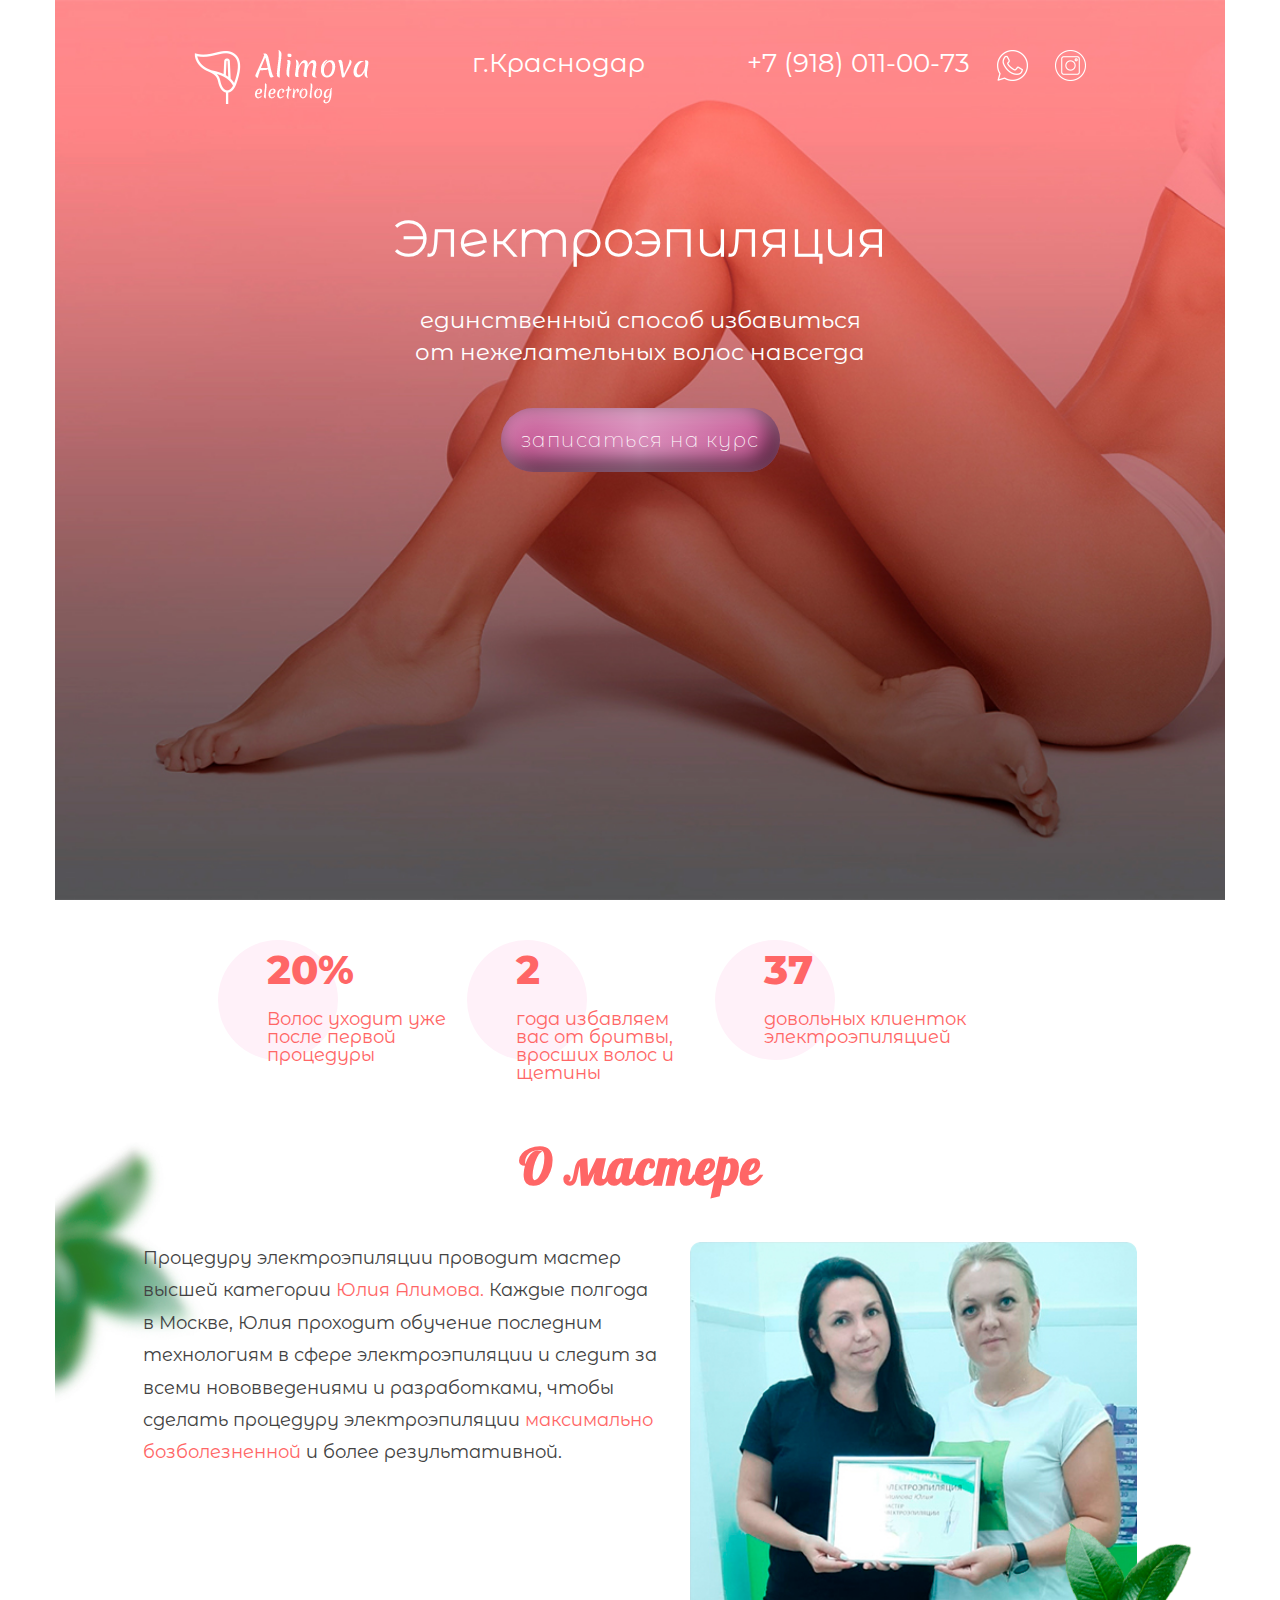
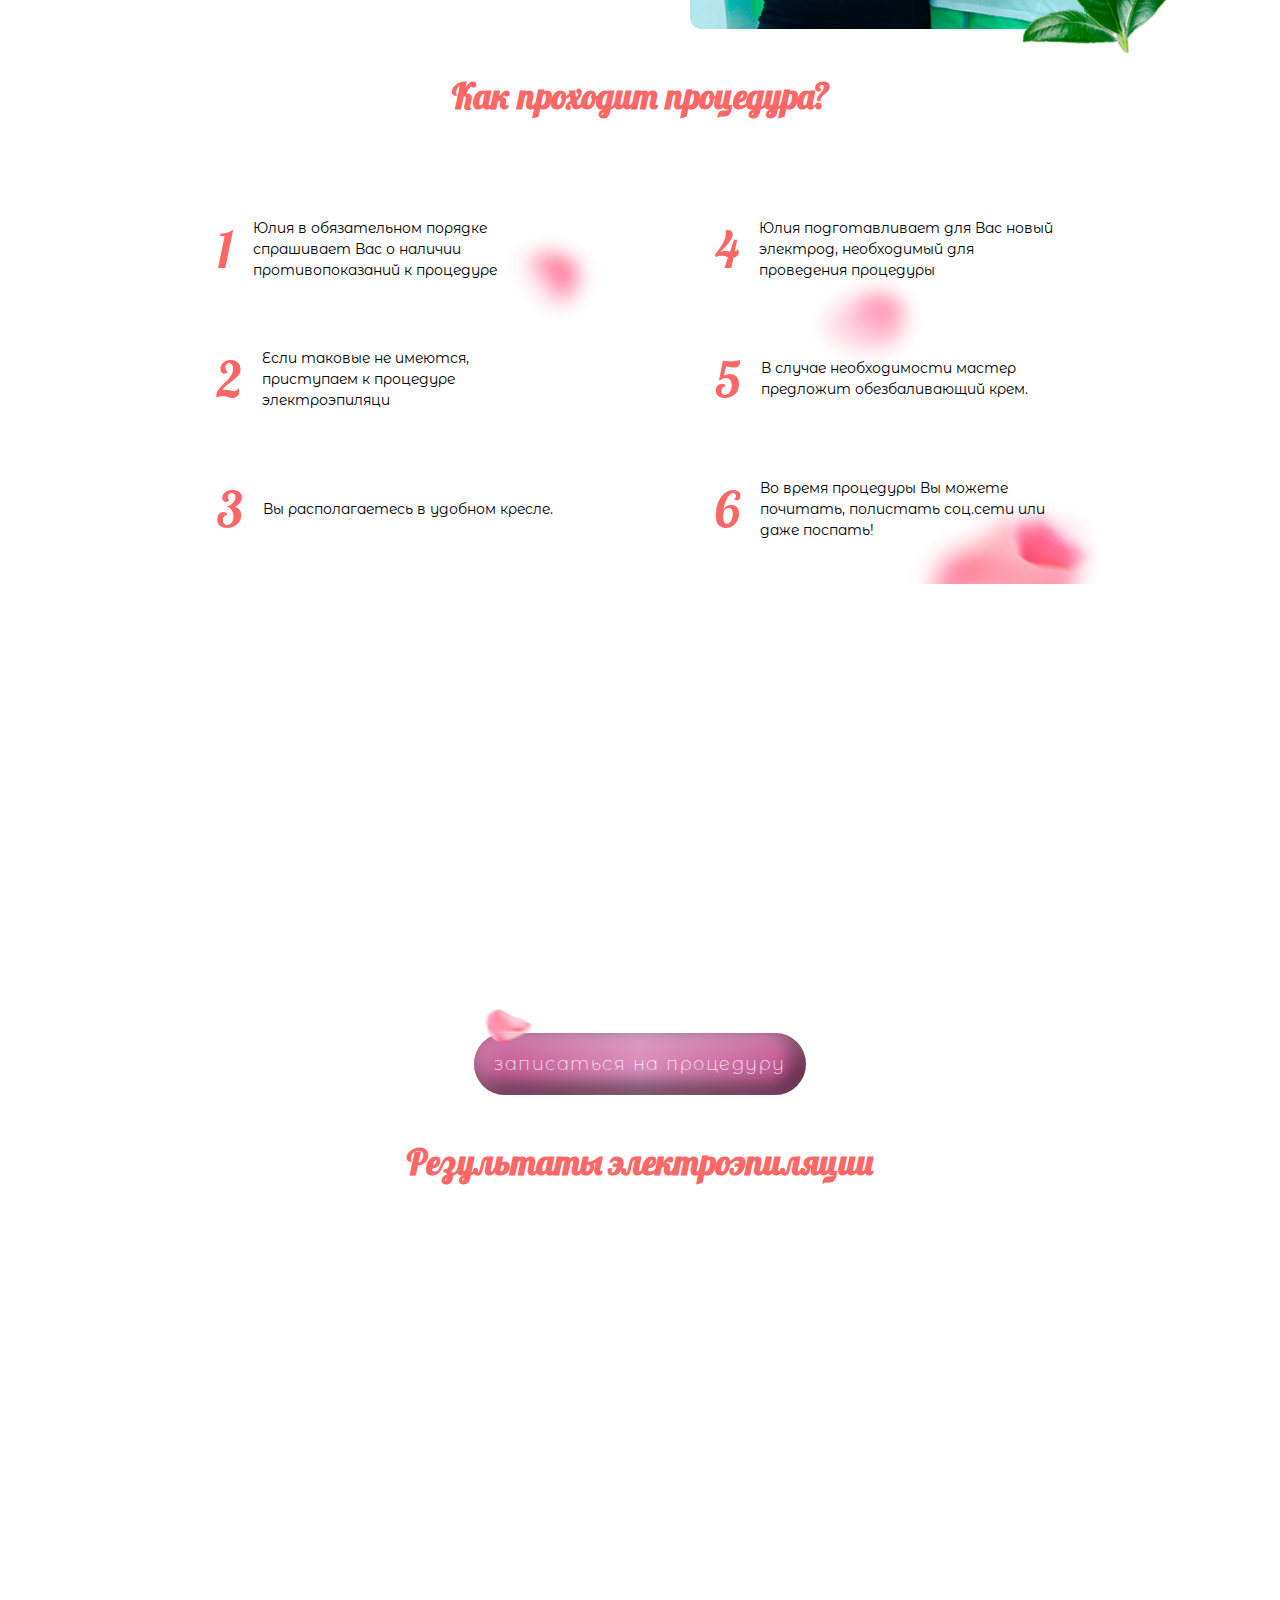
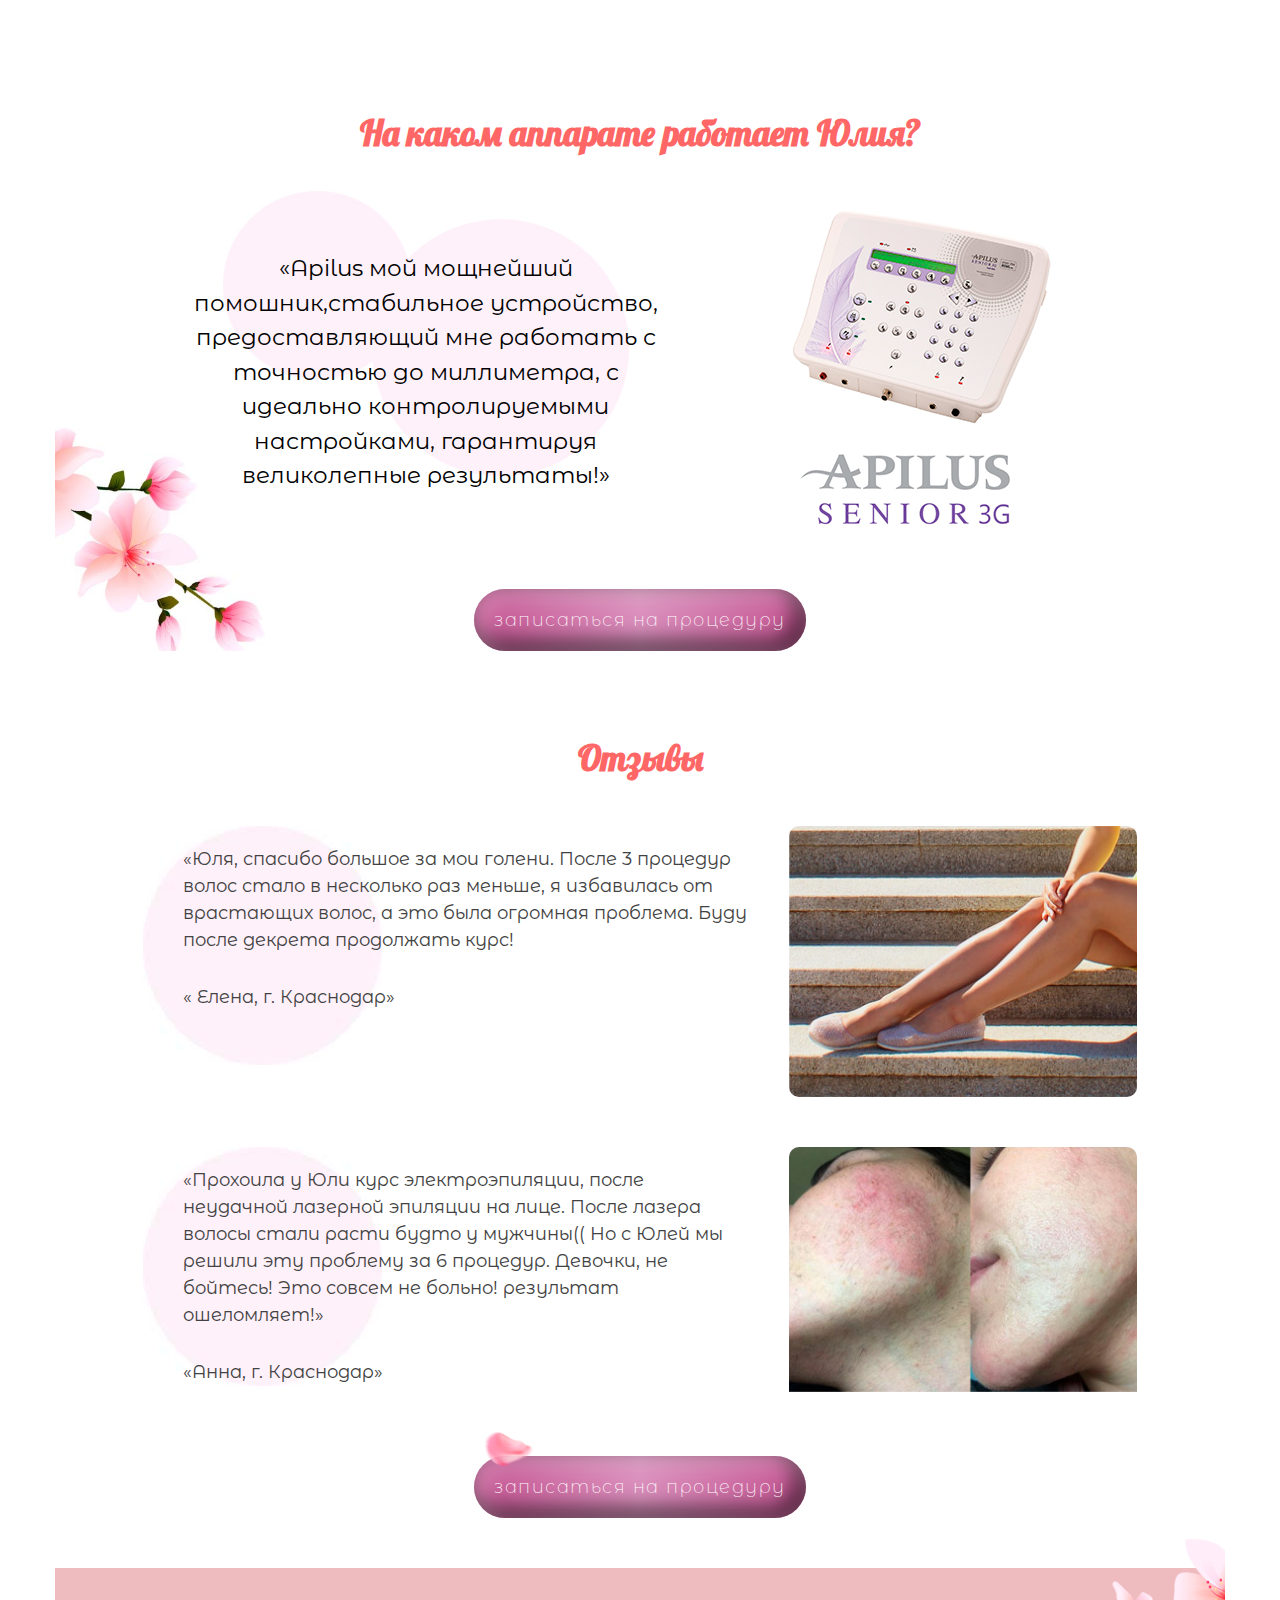
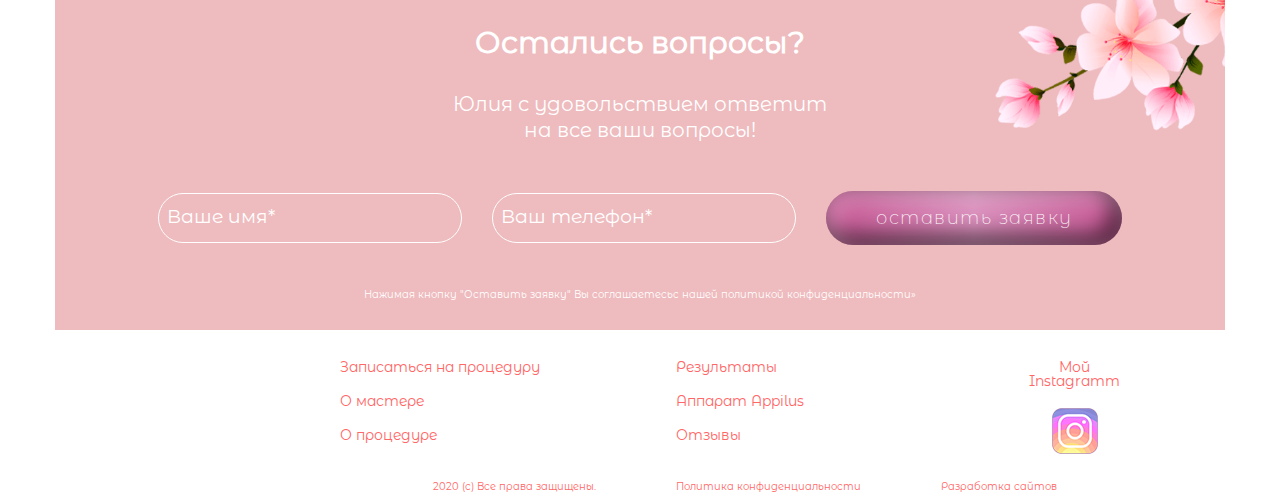
<file: electrolog/index.html>
<!DOCTYPE html>
<html lang="ru">
<head>
    <meta charset="UTF-8">
    <meta name="viewport" content="width=device-width, initial-scale=1.0">
    <link href="https://fonts.googleapis.com/css?family=Lobster&display=swap&subset=cyrillic" rel="stylesheet">
    <link rel="stylesheet" href="css/animate.css">
    <link rel="stylesheet" href="css/reset.css">
    <link rel="stylesheet" href="css/main.css">
    <title>Alimova Электроэппиляция</title>
</head>
<body>
  <header class="header" id="order">
      <div class="container">
         <div class="header__top wow jackInTheBox" data-wow-delay="0.2s">
             <div class="header__logo"><img src="img/header/logo.png" alt=""></div>
             <div class="location">г.Краснодар</div>
             <div class="header__links">
                 <a class="tell effect-4" href="#">+7 (918) 011-00-73</a>
                 <a href="#"><img src="img/header/whatsapp.png" alt=""></a>
                 <a href="#"><img src="img/header/instagram.png" alt=""></a>
             </div>
         </div>
         <div class="header__body">
             <h1 class="header__title">Электроэпиляция</h1>
             <p class="header__subtitle">единственный способ избавиться<br> от нежелательных волос навсегда</p>
             <button class="button header__button popup-btn"  type="submit">Записаться на курс</button>
         </div>
      </div>
  </header>  <!--header-->

  <!-- блок статистики -->
  <div class="container">
    <div class="statistic">
      <div class="statistic__item">
          <span>20%</span>
          <p>Волос уходит уже после первой процедуры</p>
      </div>

      <div class="statistic__item">
        <span>2</span>
        <p>года избавляем вас  от бритвы, вросших  волос и щетины</p>
      </div>

      <div class="statistic__item">
        <span>37</span>
        <p>довольных клиенток электроэпиляцией</p>
      </div>
  </div>
</div>

<section class="about-master">
  <div class="container">
    <h2 class="section-title about-master__title" id="aboutMe">О мастере</h2>
    <div class="about-master__body">
      <p class="about-master__text">Процедуру электроэпиляции проводит 
        мастер высшей категории <span>Юлия Алимова. </span>
        Каждые полгода в Москве, Юлия проходит 
        обучение последним технологиям в сфере 
        электроэпиляции и следит за всеми 
        нововведениями и разработками, чтобы 
        сделать процедуру электроэпиляции <span> максимально бозболезненной</span>
        и более 
        результативной.</p>
      <div class="about-master__img">
        <img src="img/about-master/Alimova-avatar.jpg" alt="">
      </div> 
    </div>
  </div>
</section>

<section class="procedures">
  <div class="container">
    <h2 class="section-title" id="procedure">Как проходит процедура?</h2>

    <ol class="procedures__list">
      <li>Юлия в обязательном порядке  спрашивает Вас о наличии  противопоказаний к процедуре</li>
      <li>Если таковые не имеются, приступаем  к процедуре электроэпиляци</li>
      <li>Вы располагаетесь в удобном кресле.</li>
      <li>Юлия подготавливает для  Вас новый электрод, необходимый  для проведения процедуры</li>
      <li>В случае необходимости мастер предложит обезбаливающий крем. </li>
      <li>Во время процедуры Вы можете почитать, полистать соц.сети или даже поспать!</li>
    </ol>
    <div class="images-slider">
      <div class="images-slider__items wow fadeInUp" data-wow-delay="0.6s">
        <img src="img/procedures/1.jpg" alt="">
      
      </div>
      <div class="images-slider__items wow fadeInUp" data-wow-delay="0.8s">
        <img src="img/procedures/2.jpg" alt="">
       
      </div>
      <div class="images-slider__items wow fadeInUp" data-wow-delay="1s">
        <img src="img/procedures/3.jpg" alt="">
       
      </div>
     
    </div>
    <button class="button procedures-button popup-btn">Записаться на процедуру</button>
</div>
 
</section>

<section class="results">
  <div class="container">
    <h2 class="section-title" id="result">Результаты электроэпиляции</h2>
    <div class="images-slider">
      <div class="images-slider__items wow fadeInUp" data-wow-delay="0.4s">
        <img src="img/results/1.jpg" alt="">
        <p class="img-caption">До</p>
      </div>
      <div class="images-slider__items wow fadeInUp" data-wow-delay="0.6s">
        <img src="img/results/2.jpg" alt="">
        <p class="img-caption">Промежуточный<br> этап</p>
      </div>
      <div class="images-slider__items wow fadeInUp" data-wow-delay="0.8s">
        <img src="img/results/3.jpg" alt="">
        <p class="img-caption">После</p>
      </div>
  </div>

  </div>
 

</section>

<section class="tools">
  <div class="container">
    <h2 class="section-title" id="appilus">На каком аппарате работает Юлия?</h2>
    <div class="tools-body">
      <p>«Apilus мой мощнейший помошник,стабильное устройство, 
        предоставляющий мне работать с точностью до миллиметра, 
        с идеально контролируемыми 
        настройками, гарантируя 
        великолепные результаты!»</p>
        <img src="img/tools/Apulus.jpg" alt="">
    </div>
    <button class="button popup-btn">Записаться на процедуру</button>
   
  </div>
</section>

<section class="feedback">
  <div class="container">
    <h2 class="section-title" id="feedbacks">Отзывы</h2>
    <div class="feedback__inner">
      <div class="feedback__text">
        <p>«Юля, спасибо большое за мои голени.
          После 3 процедур волос стало в несколько раз 
          меньше, я избавилась от врастающих волос, 
          а это была огромная проблема. Буду после 
          декрета продолжать курс!<br><q> Елена, г. Краснодар</q></p>
      </div>
      <div class="feedback__img">
        <img src="img/feedback/feedback-1.jpg" alt=""></div>
    </div>

    <div class="feedback__inner">
      <div class="feedback__text">
        <p>«Прохоила у Юли курс электроэпиляции, после
          неудачной лазерной эпиляции на лице. После 
         лазера волосы стали расти будто у мужчины(( 
         Но с Юлей мы решили эту проблему за 6 процедур. 
         Девочки, не бойтесь! Это совсем не больно! результат ошеломляет!» <br>
         <q>Анна, г. Краснодар</q></p>
      </div>
      <div class="feedback__img">
        <img src="img/feedback/feedback-2.jpg" alt=""></div>
    </div>
    <button class="button procedures-button popup-btn">Записаться на процедуру</button>
  </div>
  

</section>

<section class="form">
  <div class="container">
    <h2 class="form__title">Остались вопросы?</h2>
    <p class="form__text">Юлия с удовольствием ответит<br> на все ваши вопросы!</p>
    <form action="mailer/smart.php" class="form__input-group" method="POST">
      <input class="form__input" type="text" name="name" placeholder="Ваше имя*">
      <input class="form__input" type="text" name="phone" placeholder="Ваш телефон*">
      <button class="button form__button" type="submit">Оставить заявку</button>
    </form>
    <div class="form__agreement">Нажимая кнопку "Оставить заявку" Вы соглашаетесьс нашей политикой конфиденциальности»</div>
  </div>

</section>
<!-- футер -->
<footer class="footer">
  <div class="container">
    <div class="footer__wraper">
      <div class="logo wow rotateIn" data-wow-delay="1s">
        <img src="img/footer/Logo.png" alt="logo">
      </div>
      <nav class="footer__nav">
        <ul>
          <li><a href="#order">Записаться на процедуру</a></li>
          <li><a href="#result">Результаты</a></li>
          <li><a href="#aboutMe">О мастере</a></li>
          <li><a href="#appilus">Аппарат Appilus</a></li>
          <li><a href="#procedure">О процедуре</a></li>
          <li><a href="#feedbacks">Отзывы</a></li>
        </ul>
      </nav>
      <div class="footer__instagramm-link">
        <span>Мой Instagramm</span>
        <img src="img/footer/instagram.png" alt="instagramm">
      </div>
     
    </div>
    <div class="footer-politics">
      <p>2020 (с) Все права защищены.</p>
      <p>Политика конфиденциальности</p>
      <p>Разработка сайтов</p>
    </div>
  </div>
</footer>
<!-- popup модальное окно -->
   <div class="popup">
     <div class="popup__dialog">
       <button class="popup-close">&times;</button>
       <div class="popup__title form__title">Оставте заявку</div>
       <div class="popup__subtitle form__text">и мы вам перезвоним</div>
       <form action="mailer/smart.php" class="popup__form" method="POST">
          <input class="form__input popup__input" type="text"  name="name" placeholder="Ваше имя*">
          <input class="form__input popup__input " type="text" name="phone" placeholder="Ваш телефон*">
          <textarea class="form__input popup__textarea" rows="5" name="message" placeholder="Ваше сообщение*"></textarea>
          <button class="button form__button" type="submit">Оставить заявку</button>
      </form>
     </div>
     

   </div>
   <!--wow js-->
   <script src="js/wow.min.js"></script>

 <!-- jqeru -->
<script src="jqery/jquery-3.5.0.min.js"></script>


<!--подключаем стили слайдер--> 
<link rel="stylesheet" href="slick/slick.css">
<link rel="stylesheet" href="slick/slick-theme.css">
<!-- подключаем библиотеку слайдера -->
<script src="slick/slick.min.js"></script>
<!-- инициализируем слайдер -->
<script src="js/main.js"></script>

</body>
</html>
</file>
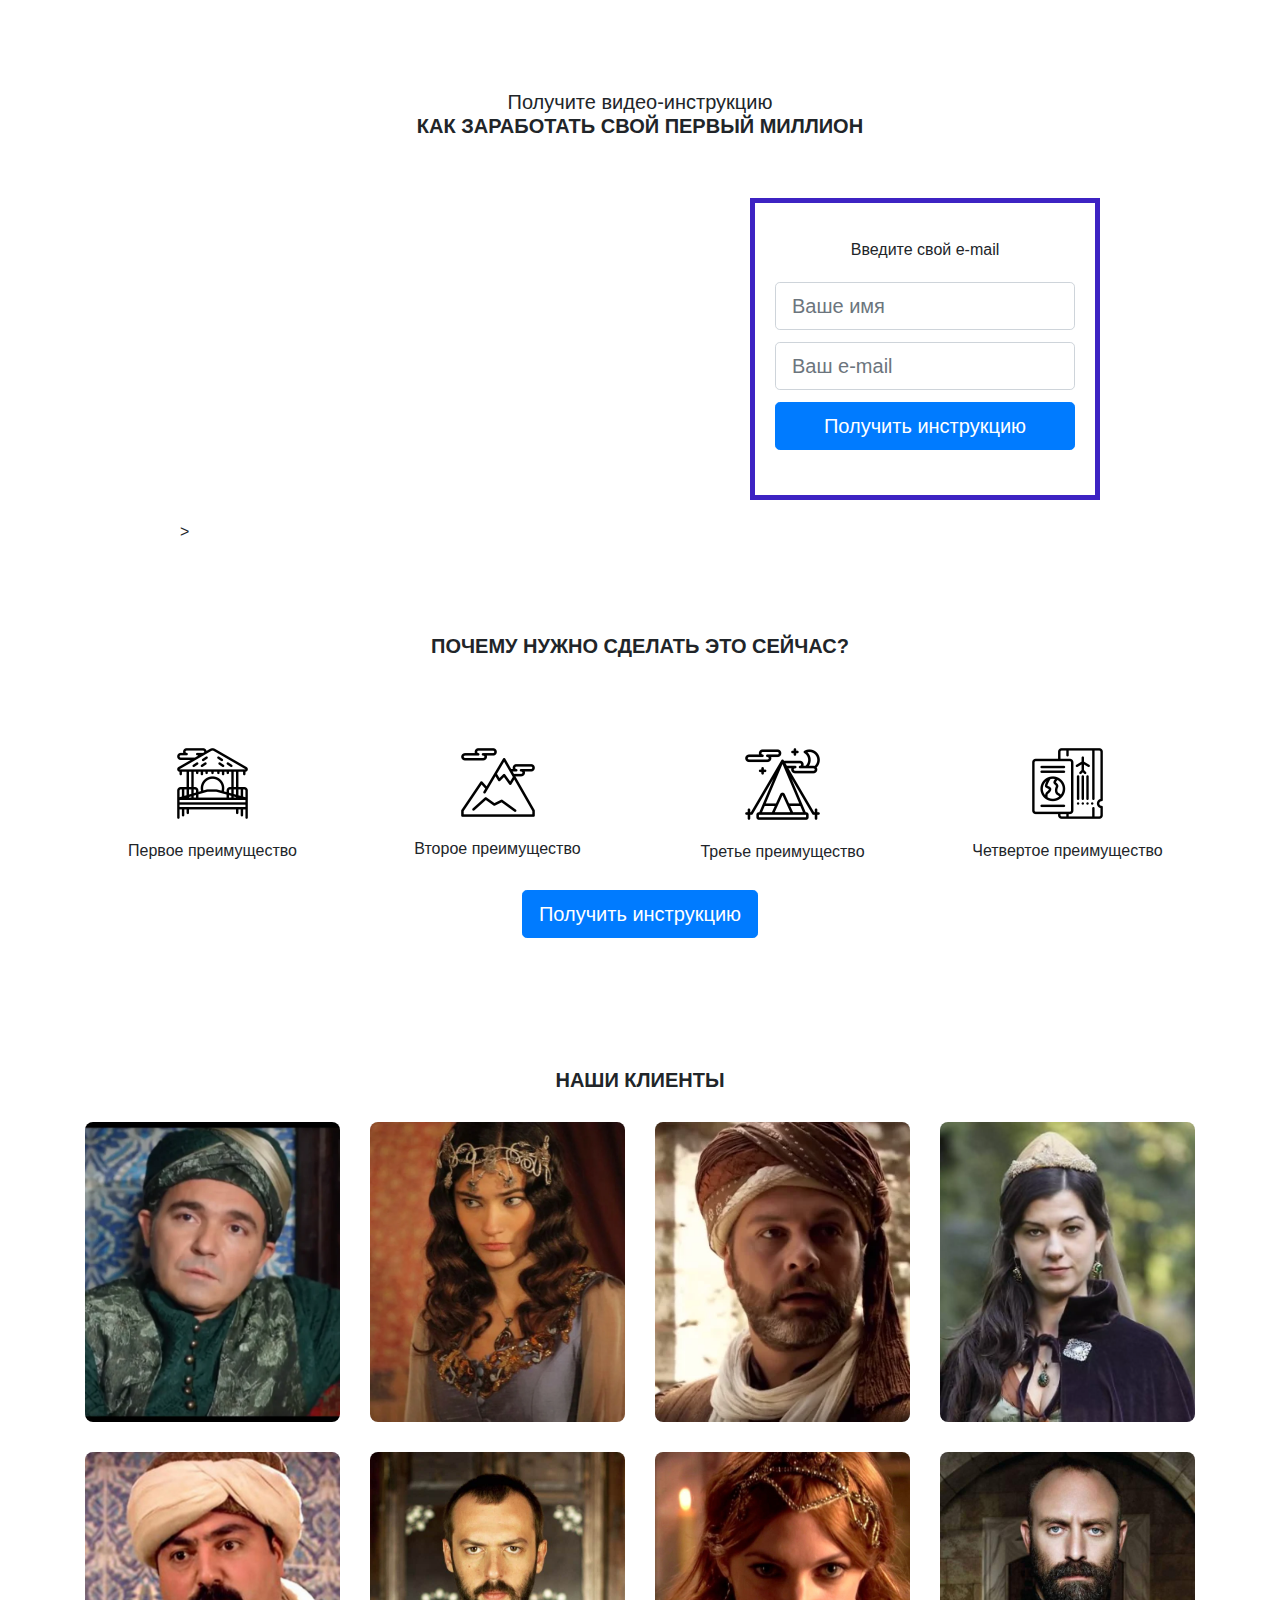
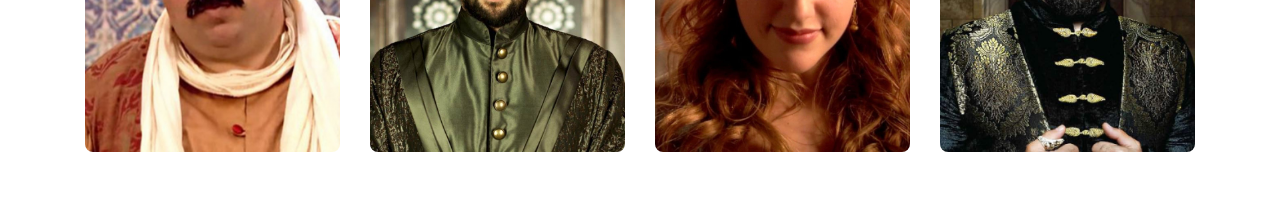
<file: lesson_1/index.html>
<!DOCTYPE html>
<html lang="en">
<head>
    <meta charset="UTF-8">
    <meta name="viewport" content="width=device-width, initial-scale=1.0">
    <title>Document</title>
    <link rel="stylesheet" href="ccs/bootstrap.css">
    <link rel="stylesheet" href="ccs/style.css">
</head>
<body>
  <div class="section">
      <div class="container">
          <div class="row">
              <div class="offset-lg-3 col-lg-6">
                  <h1 class="heading text-center">
                      <span>Получите видео-инструкцию</span>
                      <strong class="text-uppercase">Как заработать свой первый миллион</strong>
                  </h1>
              </div>
          </div>
          <div class="row">
              <div class="col-lg-6 offset-lg-1">
                  <div class="video">
                    <iframe width="100%" height="315" src="https://www.youtube.com/embed/0hr-K72YSBM" frameborder="0" allow="accelerometer; autoplay; encrypted-media; gyroscope; picture-in-picture" allowfullscreen></iframe>>
                  </div>
              </div>
              <div class="col-lg-4">
                  <div class="form">
                    <form action="" method="POST">
                        <div class="form-title text-center">Введите свой e-mail</div>
                        <input class="form-control form-control-lg  form-input" type="text" placeholder="Ваше имя">
                        <input class="form-control form-control-lg form-input" type="text" placeholder="Ваш e-mail">
                        <button class="btn btn-primary btn-lg btn-block form-button" type="submit">Получить инструкцию</button>
                    </form>
                  </div>
                 
              </div>
          </div>

      </div>
  </div> 
  <div class="section">
     <div class="container">
        <div class="row">
            <div class="col-12">
                <h2 class="section-title text-uppercase text-center">Почему нужно сделать это сейчас?</h2>
              </div>
        </div>
  
        <div class="feature text-center">
            <div class="row">
                <div class="col-lg-3 col-sm-6">
                    <div class="feature-box">
                        <img src="img/001-summer.png">
                        <p>Первое преимущество</p>
                    </div>
                  </div>
                  <div class="col-lg-3 col-sm-6">
                      <div class="feature-box">
                          <img src="img/003-mountains.png">
                          <p>Второе преимущество</p>
                      </div>
                    </div>
                    <div class="col-lg-3 col-sm-6">
                      <div class="feature-box">
                          <img src="img/002-camping.png">
                          <p>Третье преимущество</p>
                      </div>
                    </div> 
                    <div class="col-lg-3 col-sm-6">
                      <div class="feature-box">
                          <img src="img/004-boarding-pass.png">
                          <p>Четвертое преимущество</p>
                      </div>
                    </div>
                    <button class="btn btn-primary btn-lg  form-button center-block" type="submit">Получить инструкцию</button>
              </div>
        </div> 
       
     </div>
  </div>
  <div class="section">
      <div class="container">
          <div class="clients">
              <div class="row">
                  <div class="col-12"> 
                      <h2 class="section-title text-uppercase text-center">Наши клиенты</h2>
                </div>
                 
                  <div class="col-lg-3 col-sm-6">
                      <div class="client">
                          <img src="img/scale_1200 (1).webp">
                      </div>
                  </div>
                  <div class="col-lg-3 col-sm-6">
                    <div class="client">
                        <img src="img/scale_1200 (2).webp">
                    </div>
                </div>
                <div class="col-lg-3 col-sm-6">
                    <div class="client">
                        <img src="img/scale_1200.webp">
                    </div>
                </div>
                <div class="col-lg-3 col-sm-6">
                    <div class="client">
                        <img src="img/199eac21-full (1).webp">
                    </div>
                </div>
                <div class="col-lg-3 col-sm-6">
                    <div class="client">
                        <img src="img/5df2223e66a97ccdb71b01a1-C2bI_cover.jpg">
                    </div>
                </div>
                <div class="col-lg-3 col-sm-6">
                    <div class="client">
                        <img src="img/client4.jpg">
                    </div>
                </div>
                <div class="col-lg-3 col-sm-6">
                    <div class="client">
                        <img src="img/client1.jpg">
                    </div>
                </div>
                <div class="col-lg-3 col-sm-6">
                    <div class="client">
                        <img src="img/client3.jpg">
                    </div>
                </div>
              </div>
          </div>
      </div>
  </div>
    
</body>
</html>
</file>
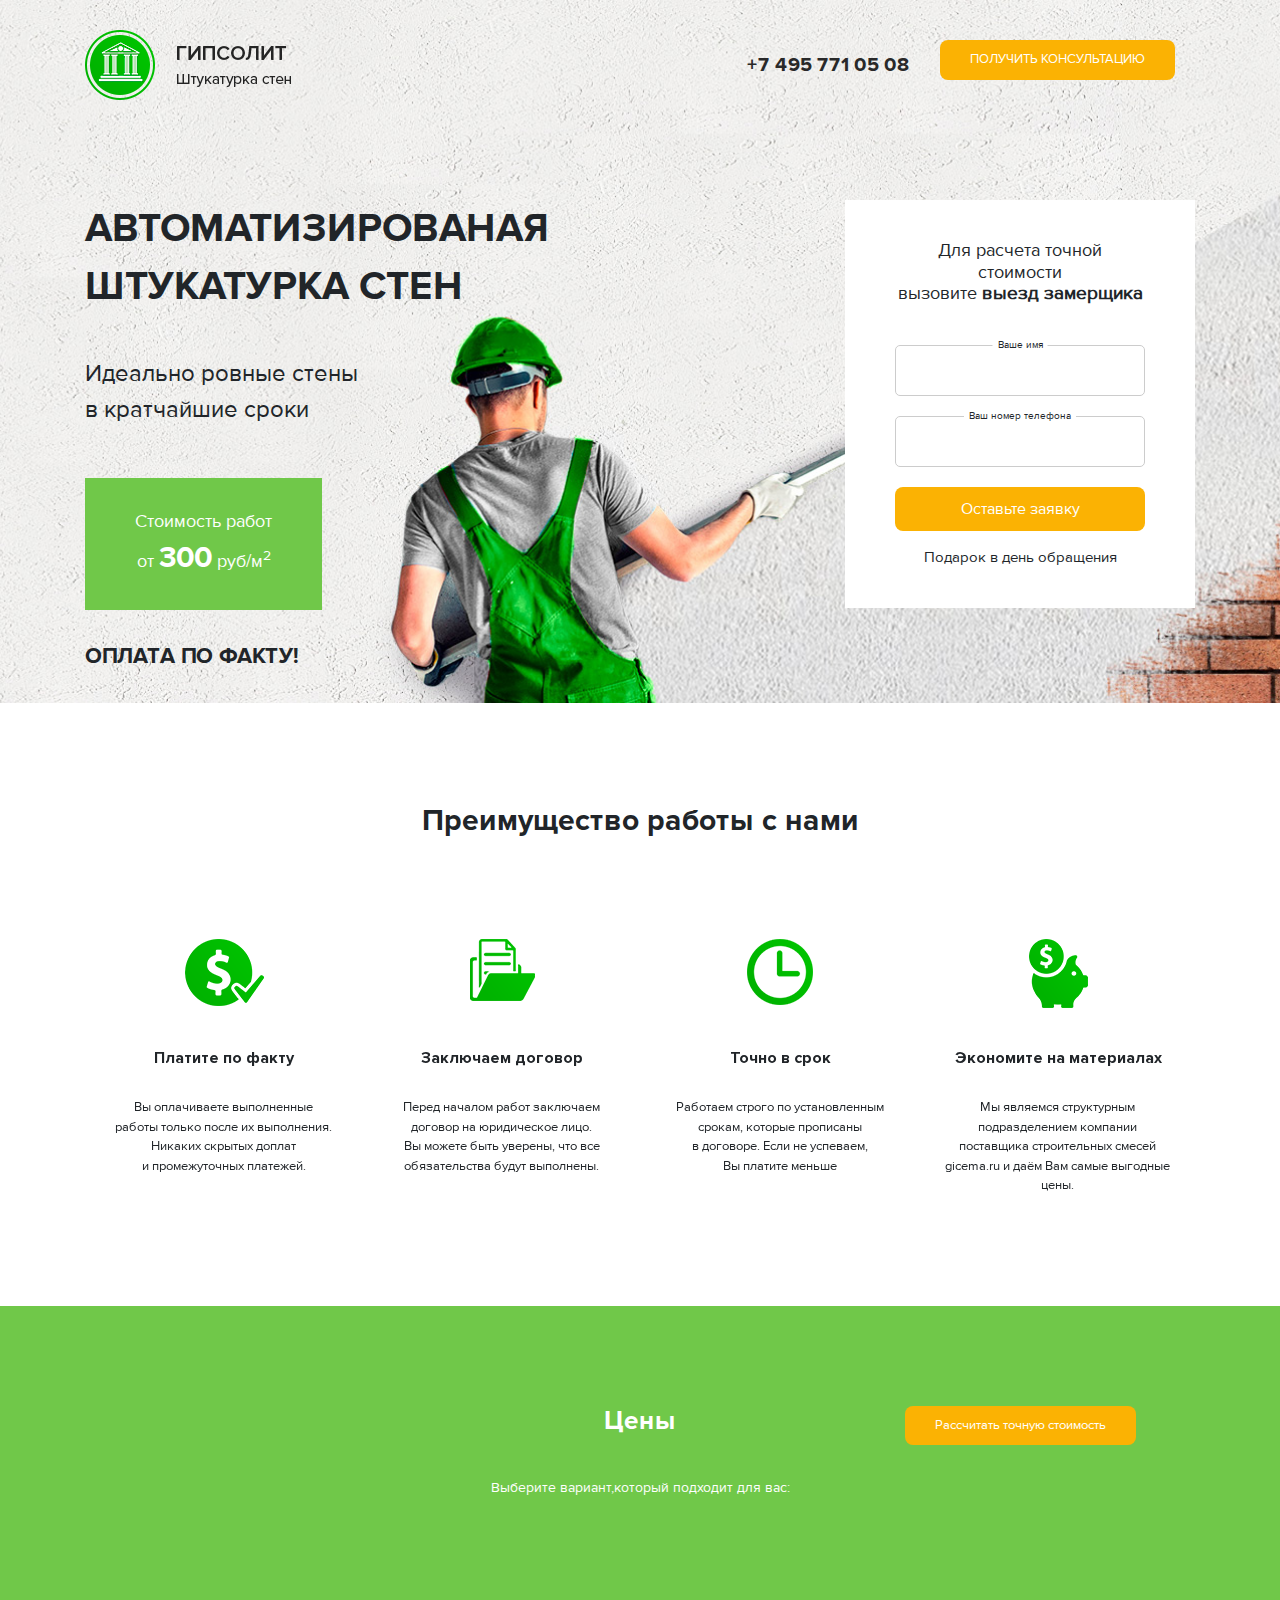
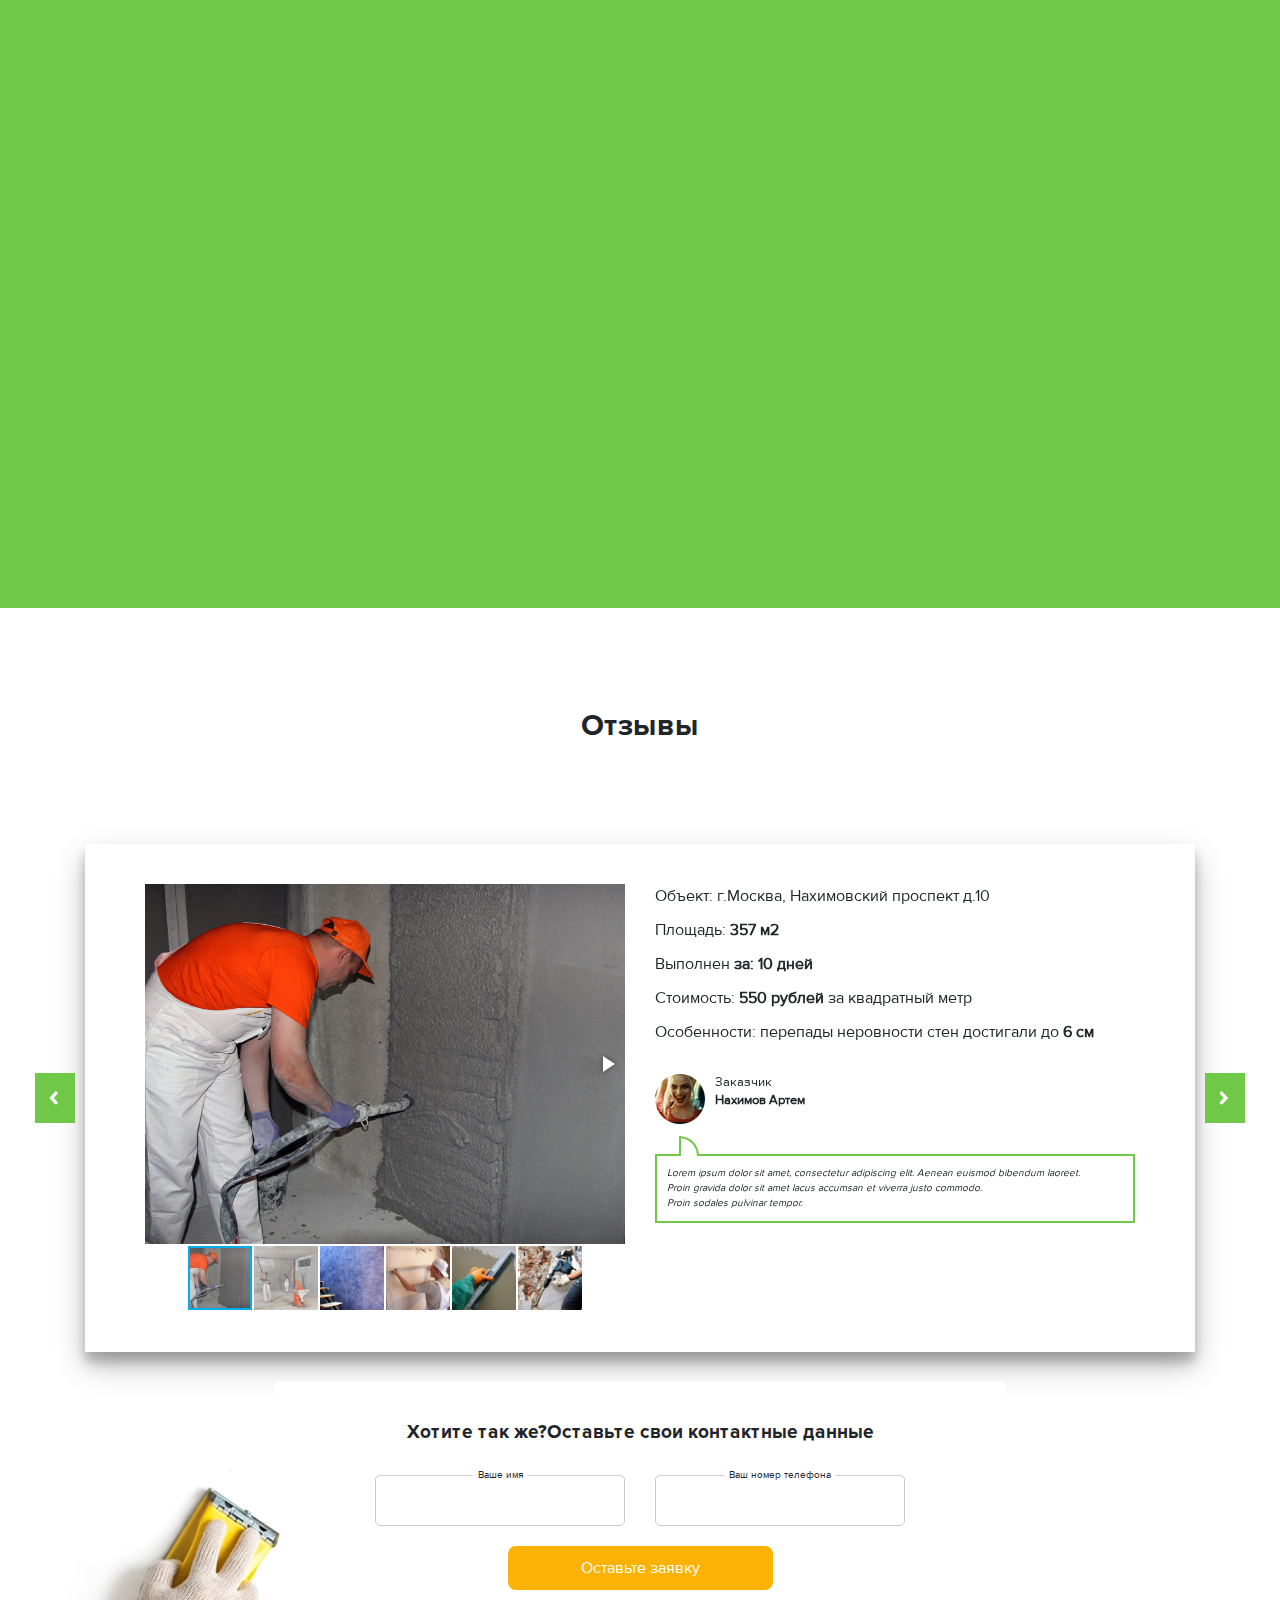
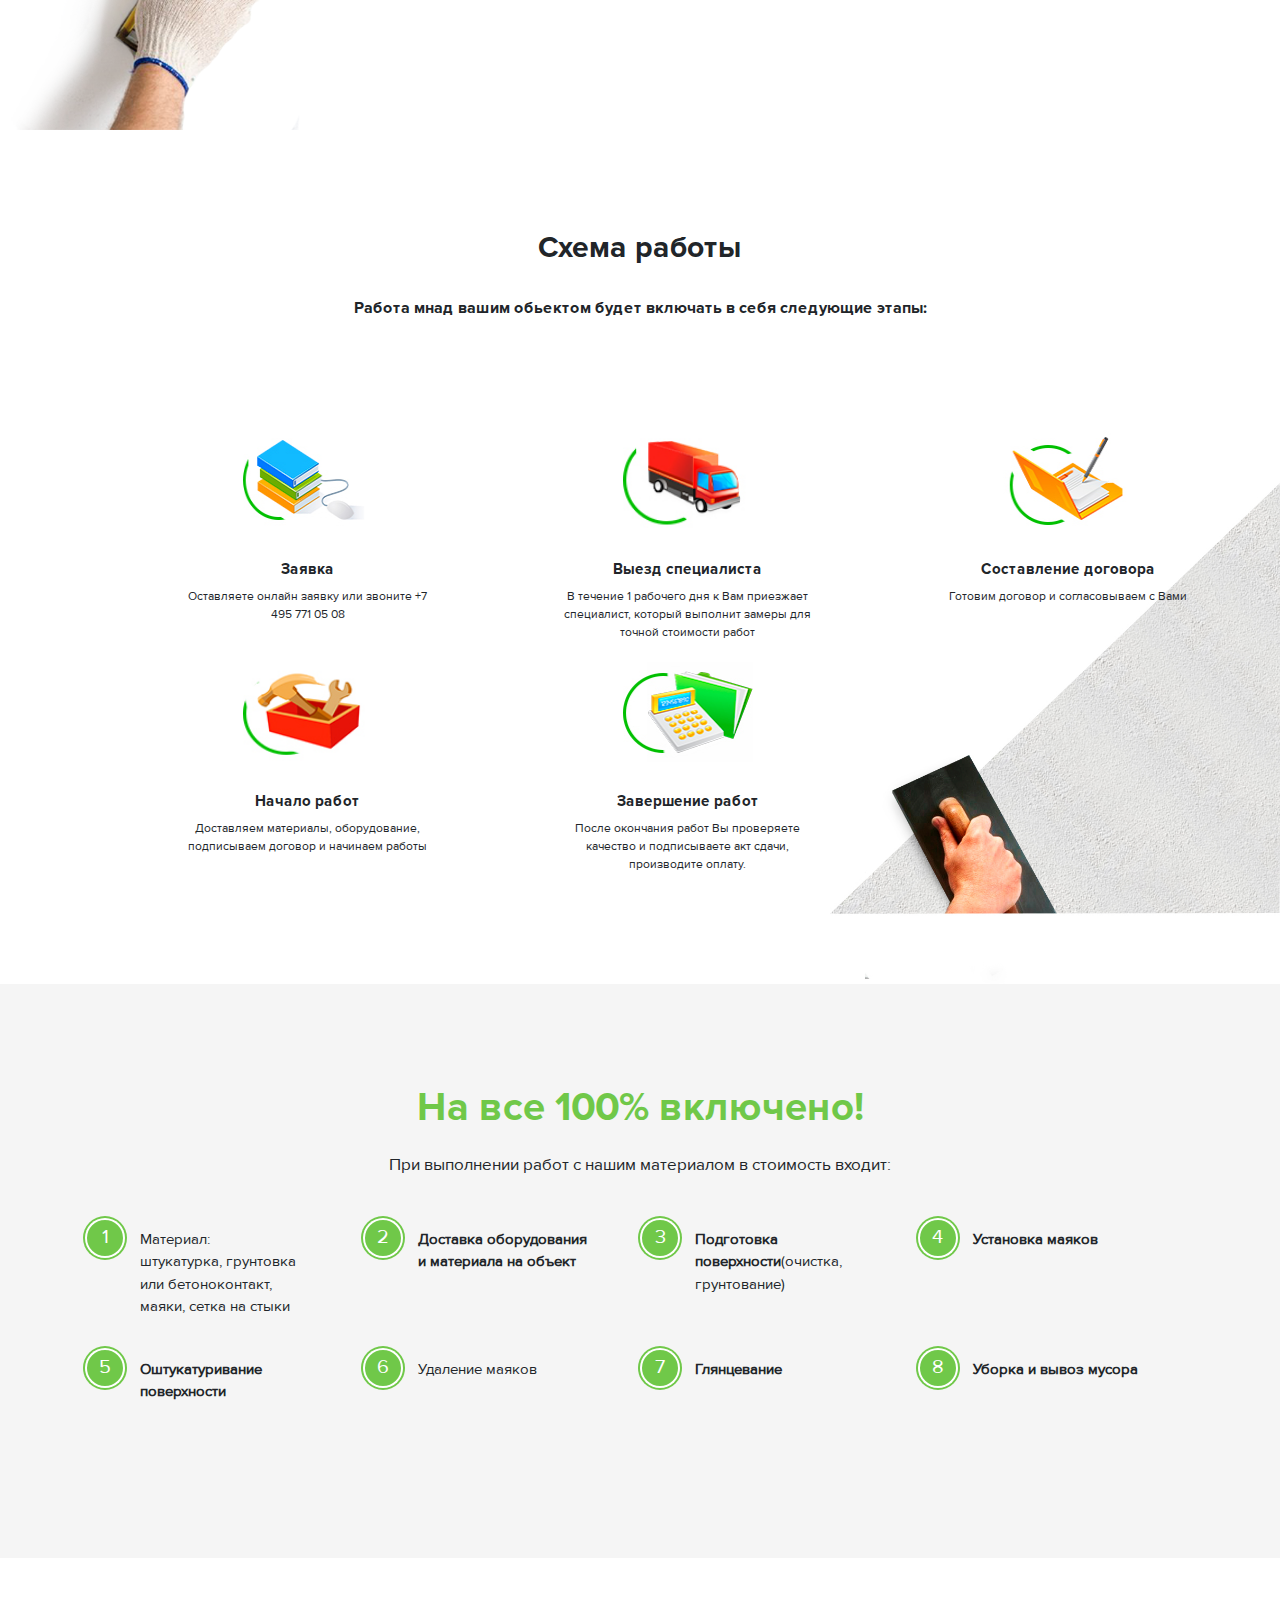
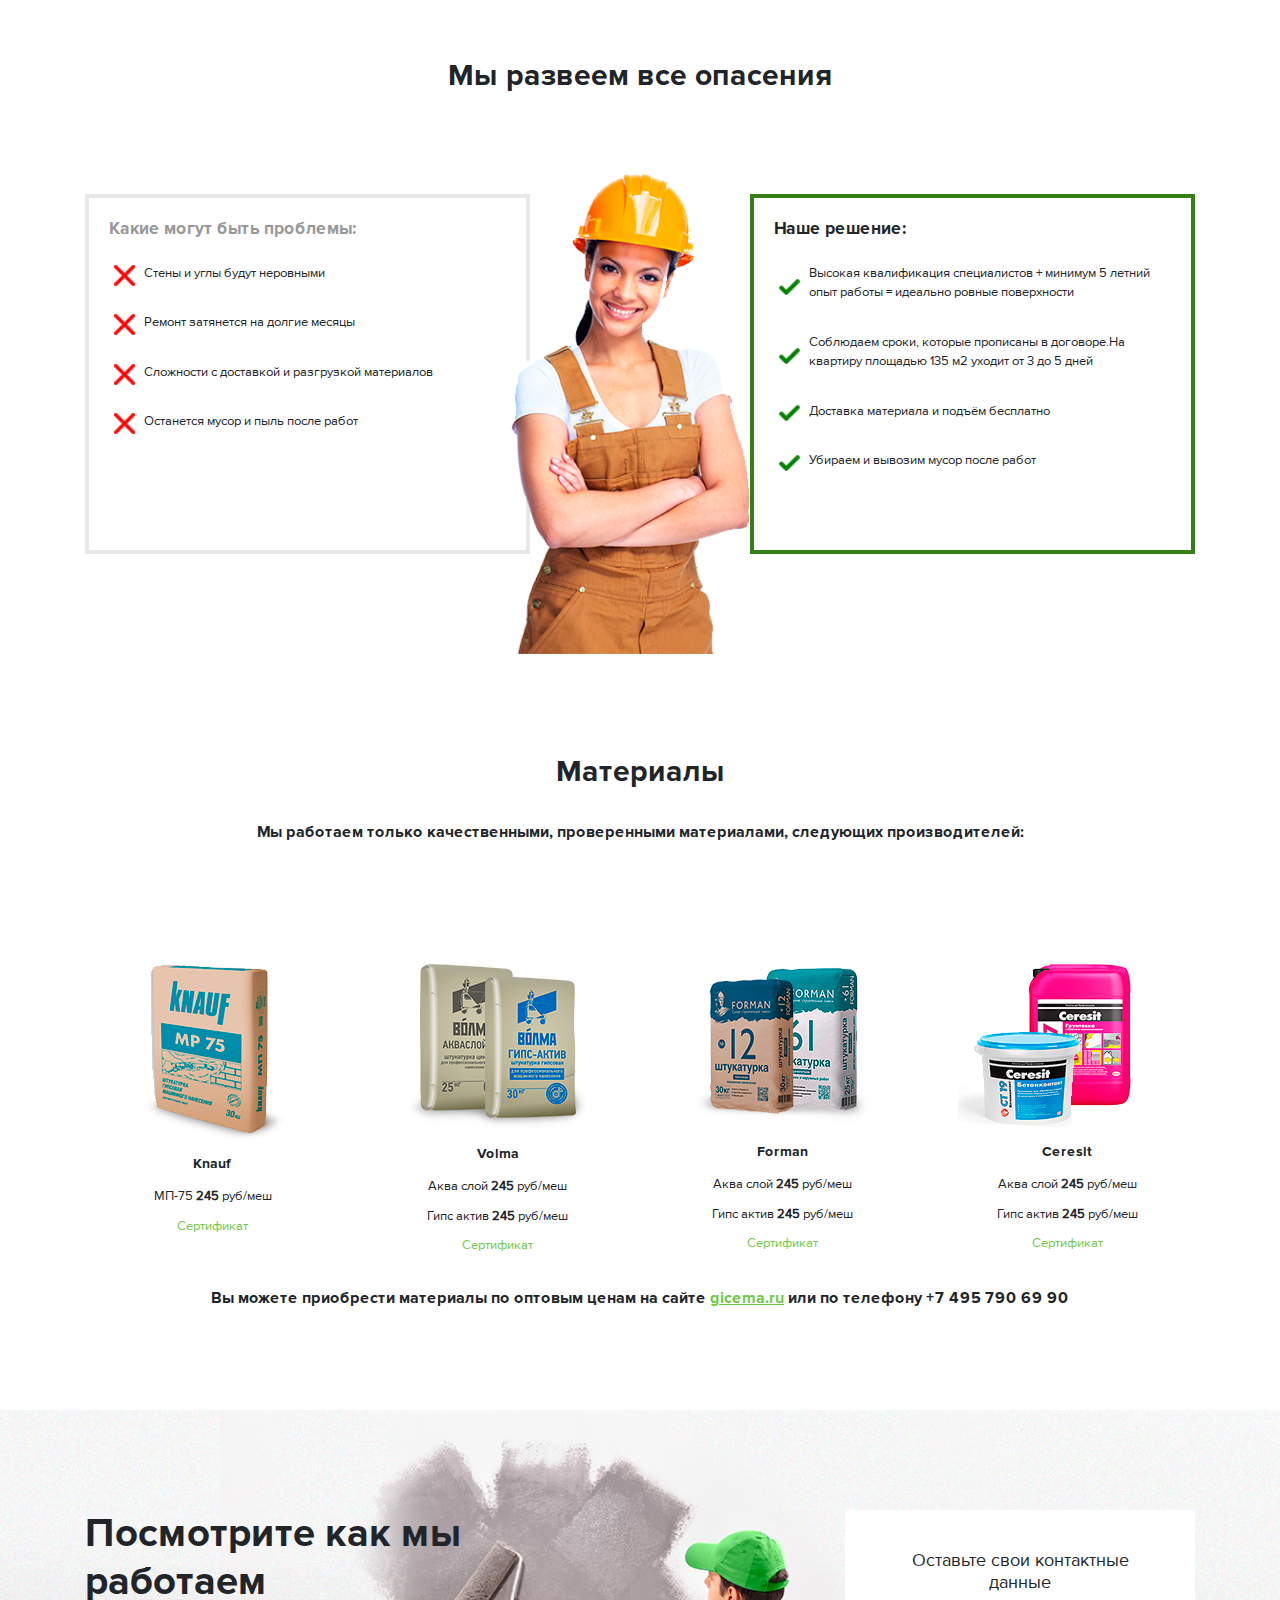
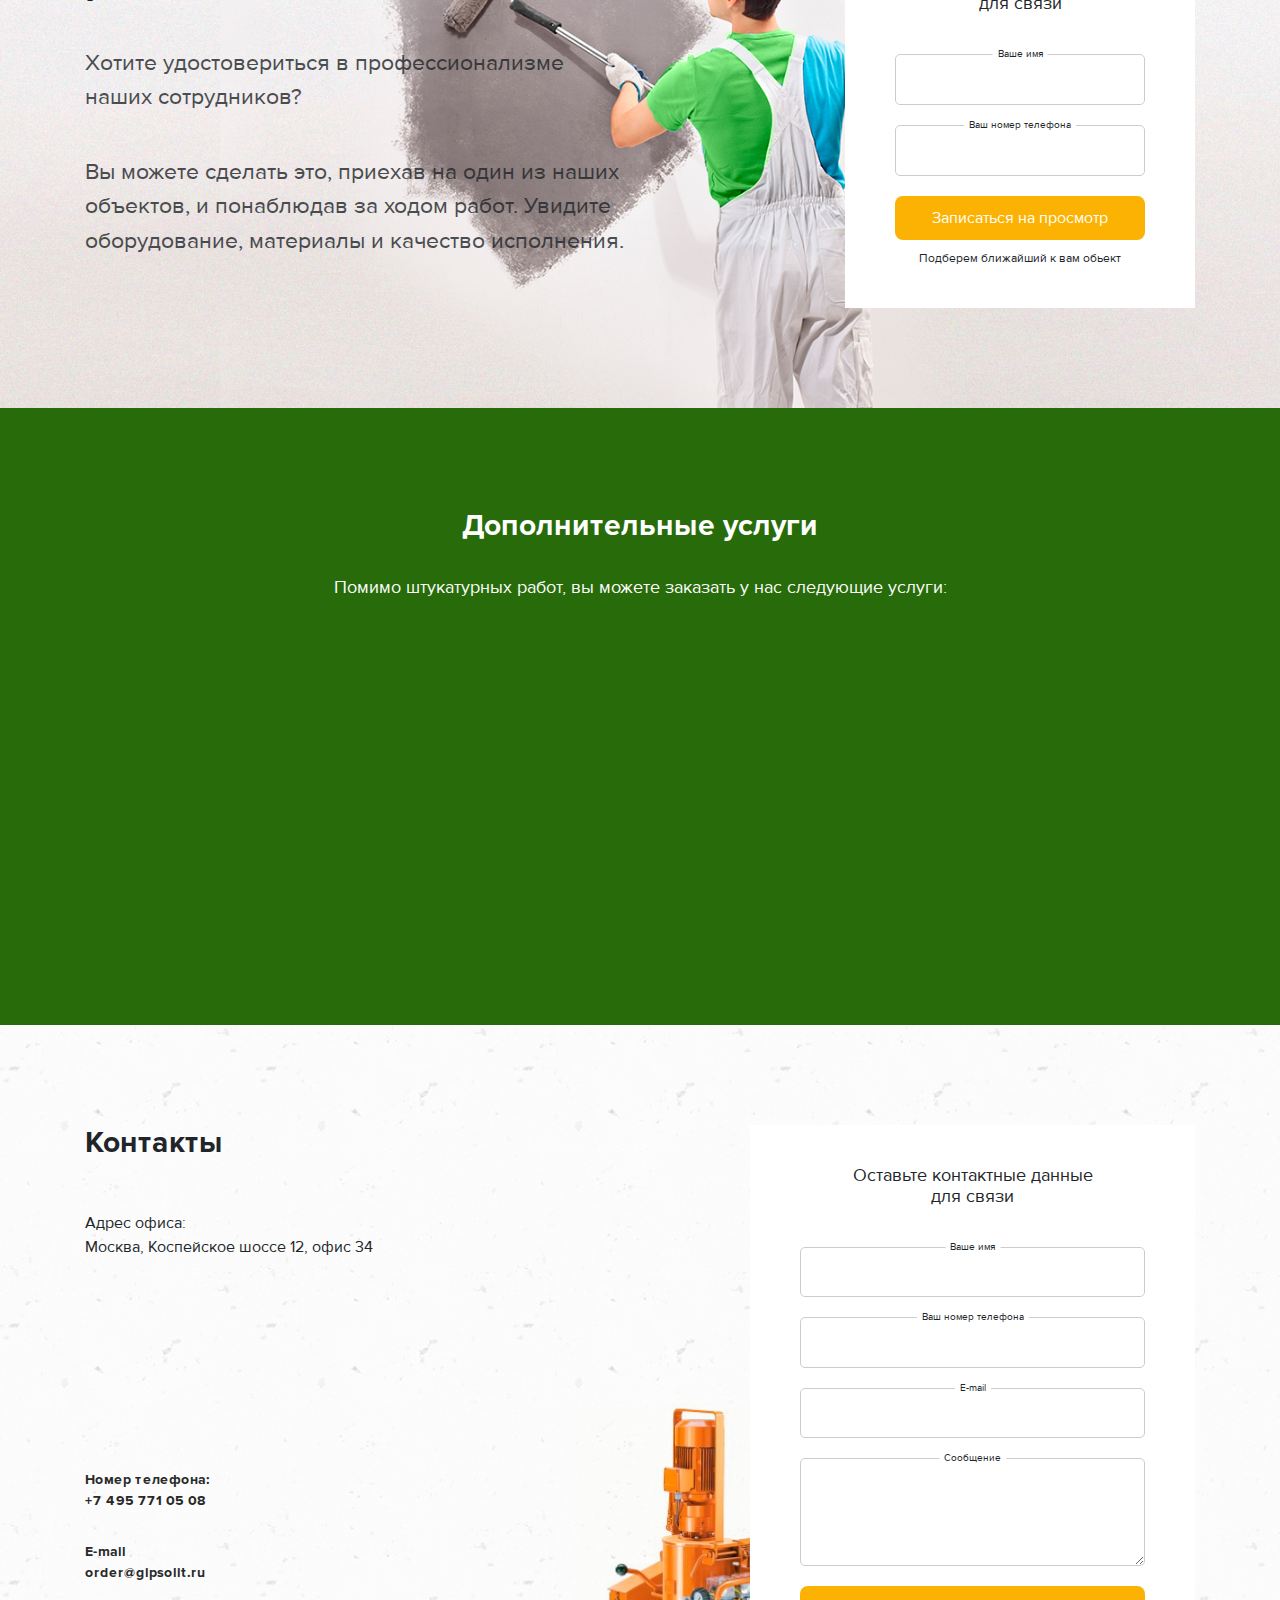
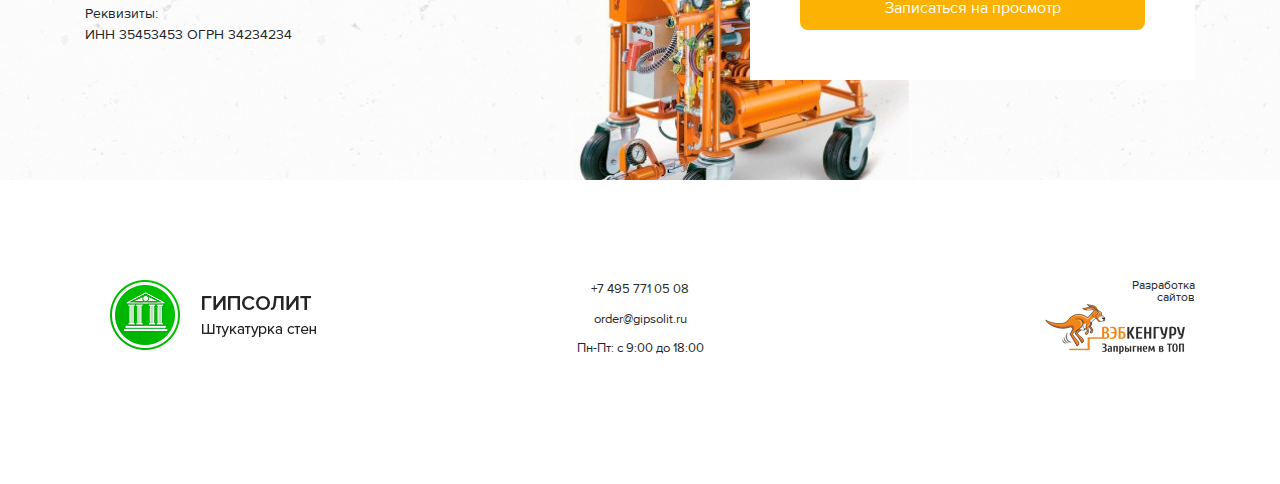
<file: gipsolit/css/index.html>
<!DOCTYPE html>
<html lang="ru">
<head>
    <meta charset="UTF-8">
    <meta name="viewport" content="width=device-width, initial-scale=1.0">
    <title>Document</title>
    <link rel="stylesheet" href="css/animate.css">
    <link rel="stylesheet" href="css/bootstrap.css">
    <link rel="stylesheet" href="css/main.css">
    <script src="https://api-maps.yandex.ru/2.1/?apikey=ваш API-ffc0ab6b-897b-4bba-b54f-8e5c5cee346d&lang=ru_RU" type="text/javascript">

    </script>

</head>
<body>
   <main class="main">
       <div class="container">
        <div class="header wow bounceInDown">
            <div class="row d-flex align-items-center">

                <div class="col-md-3 col-sm-12">
                    <div class="logo wow wobble" data-wow-delay="1s">
                        <img class="logo-img" src="img/logo.png">
                    </div>
                </div>

                <div class="col-lg-3 offset-lg-3 col-md-6 col-sm-12 text-md-center text-lg-right">
                    <a class="phone-link" href="#">+7 495 771 05 08</a>
                </div>

                <div class="col-md-3 col-12">
                    <button class="button header-btn text-uppercase popup-btn wow wobble" data-wow-delay="1s">Получить консультацию</button>
                </div>
            </div>
        </div>

        <div class="main__content">
            <div class="row">
   
                <div class="col-lg-5 offset-lg-0">
                    <div class="main__title">
                       <h1>Автоматизированая штукатурка стен</h1>
                       <p class="main-subtitle">Идеально ровные стены<br> в кратчайшие сроки</p>
                       <span>Стоимость работ<br> от <strong>300</strong> руб/м<sup>2</sup></span>
                       <strong class="main-trigger">Оплата по факту!</strong>
                    </div>
                </div>
   
   
                <div class="col-xl-4 offset-xl-3 col-lg-5 offset-lg-2 col-md-8 offset-md-2">

                    <div class="form">
                        <h2 class="form-title">Для расчета точной стоимости<br> вызовите <strong>выезд замерщика</strong> </h2>
                        <form action="#">
                            <label for="#">Ваше имя</label>
                            <input class="form-input"  type="text" name="" id="">
                             
                            <label for="#">Ваш номер телефона</label>
                            <input class="form-input" type="text" name="" id="">
                            <button class="form-btn button" type="submit">Оставьте заявку</button>
                            <small>Подарок в день обращения</small>
                        </form>
                      </div>

                </div>
                   
            </div>
          </div>

       </div> <!--/container-->
       
      
   </main> <!--/main-->
   <section class="features">
       <div class="container">
           <div class="section-title">
               <h2>Преимущество работы с нами</h2>
           </div>
           <div class="features-slider">
               <div class="features-block">
                   <div class="features-img">
                       <picture>
                           <source srcset="img/features/coin.svg" type="image/">
                           <img src="img/features/coin.png" alt="Платите по факту">
                       </picture>
                   </div>
                   <h3>Платите по факту</h3>
                   <p>Вы оплачиваете выполненные<br> работы только после их выполнения.<br> Никаких скрытых доплат <br> и промежуточных платежей.
                </p>
               </div>

               <div class="features-block">
                <div class="features-img">
                    <picture>
                        <source srcset="img/features/open-folder.svg" type="image/">
                        <img src="img/features/folder.png" alt="Заключаем договор">
                    </picture>
                </div>
                <h3>Заключаем договор</h3>
                <p>Перед началом работ заключаем <br> договор на юридическое лицо.<br> Вы можете быть уверены, что все <br> обязательства будут выполнены.
                </p>
             </div>

             <div class="features-block">
                <div class="features-img">
                    <picture>
                        <source srcset="img/features/clock.svg" type="image/">
                        <img src="img/features/clock.png" alt="Точно в срок">
                    </picture>
                </div>
                <h3>Точно в срок</h3>
                <p>Работаем строго по установленным<br> срокам, которые прописаны <br> в договоре. Если не успеваем, <br>Вы платите меньше</p>
             </div>

             <div class="features-block">
                <div class="features-img">
                    <picture>
                        <source srcset="img/features/piggy-bank.svg" type="image/">
                        <img src="img/features/piggy-bank .png" alt="Экономите на материалах">
                    </picture>
                </div>
                <h3>Экономите на материалах</h3>
                <p>Мы являемся структурным<br> подразделением компании <br> поставщика строительных смесей<br> gicema.ru  и даём Вам самые выгодные цены.</p>
             </div>

           </div>
       </div>
   </section>
   <section class="prices">
       <div class="container">
         <div class="row text-center">
             <div class="col-lg-4 offset-lg-4">
                 <h3 class="prices-title">Цены</h3>
                 <p class="prices-subtitle">Выберите вариант,который подходит для вас:</p>
             </div>
             <div class="col-lg-4">
                 <button class="button price-btn">Рассчитать точную стоимость</button>
             </div>
         </div>
         <div class="row">

             <div class="col-lg-4">
                 <div class="prices__card  wow bounceInUp" data-wow-delay="0.1s">
                     <div class="prices__card__title">
                         <h4>Штукатурка вашим материалом</h4>
                     </div>
                     <div class="prices__card__img">
                         <img src="img/price1.jpg" alt="">
                        </div>
                     <span>От <strong>300</strong> руб/м<sup>2</sup></span>
                     <ul  class="prices__card__order">
                        <li>Проведение работ</li>
                        <li>Уборка</li>
                    </ul>
                    <button class="button prices__card__btn">Заказать</button>

                 </div>
               
             </div>

             <div class="col-lg-4">
                 <div class="prices__card wow bounceInUp" data-wow-delay="0.4s">
                     <div class="prices__card__title">
                         <h4>Штукатурка под шпаклевку</h4>
                     </div>
                     <div class="prices__card__img">
                         <img src="img/price2.jpg" alt="">
                        </div>
                        <span>От <strong>530</strong>руб/м<sup>2</sup></span>
                        <ul class="prices__card__order">
                            <li>Завоз материала и его подъём </li>
                            <li> Проведение работ</li>
                            <li>Уборка</li>
                           <li>Гарантия 2 года</li>
                        </ul>
                     <button class="button prices__card__btn">Заказать</button>
                 
                 </div>

             </div>
             <div class="col-lg-4">
                 <div class="prices__card wow bounceInUp" data-wow-delay="0.8s"">
                     <div class="prices__card__title">
                         <h4>Штукатурка под обои</h4>
                     </div>
                     <div class="prices__card__img">
                         <img src="img/price3.jpg" alt="">
                        </div>
                     <span>От <strong>560</strong>руб/м<sup>2</sup></span>
                     <ul class="prices__card__order">
                        <li>Завоз материала и его подъём </li>
                        <li> Проведение работ</li>
                        <li>Уборка</li>
                        <li>Гарантия 2 года</li>
                        <li>Можно сразу клеить обои</li>
                     </ul>
                     <button class="button prices__card__btn">Заказать</button>
                 </div>

                
             </div>
         </div>
       </div>
   </section>

   <!-- feedback section -->
   <section class="feedback">
       <div class="container">
        <h3 class="feedback__title">Отзывы</h3>
        <div class="feedback__slider">
            <div class="feedback__slider-items">
                <div class="row">
                    
                    <div class="col-md-6">
                        <div class="fotorama" data-nav="thumbs">
                            <img src="img/feedback/1.jpg" alt="">
                            <img src="img/feedback/2.jpg" alt="">
                            <img src="img/feedback/3.jpg" alt="">
                            <img src="img/feedback/4.jpg" alt="">
                            <img src="img/feedback/5.jpg" alt="">
                            <img src="img/feedback/6.jpg" alt="">
                        </div>
                    </div>
                
                    <div class="col-md-6">
                        <div class="feedback_info">
                            <p>Объект: г.Москва, Нахимовский проспект д.10</p>
                            <p>Площадь: <strong>357 м2</strong></p>
                            <p>Выполнен <strong>за: 10 дней</strong></p>
                            <p>Стоимость: <strong>550 рублей</strong> за квадратный метр</p>
                            <p>Особенности: перепады неровности стен достигали до <strong>6 см</strong></p>
                        
                        </div>
                       
                            <div class="feedback__coment">
                            
                                <img class="feedback__icon" src="img/client-avatar.jpg">
                                <h5>Заказчик<br><strong>Нахимов Артем</strong></h5>
                               
                                    <p>Lorem ipsum dolor sit amet, consectetur adipiscing elit. Aenean euismod bibendum laoreet.<br>Proin gravida dolor sit amet lacus accumsan et viverra justo commodo.<br> Proin sodales pulvinar tempor. </p>
                               
                               
                            </div>
                         
                           
                           
                        </div>
                    </div>
            </div>


            <div class="feedback__slider-items">
                <div class="row">
                    
                    <div class="col-md-6">
                        <div class="fotorama" data-nav="thumbs">
                            <img src="img/feedback/1.jpg" alt="">
                            <img src="img/feedback/2.jpg" alt="">
                            <img src="img/feedback/3.jpg" alt="">
                            <img src="img/feedback/4.jpg" alt="">
                            <img src="img/feedback/5.jpg" alt="">
                            <img src="img/feedback/6.jpg" alt="">
                        </div>
                    </div>
                
                     <div class="col-md-6">
                         <div class="feedback_info">
                            <p>Объект: г.Москва, Нахимовский проспект д.10</p>
                            <p>Площадь: <strong>357 м2</strong></p>
                            <p>Выполнен <strong>за: 10 дней</strong></p>
                            <p>Стоимость: <strong>550 рублей</strong> за квадратный метр</p>
                            <p>Особенности: перепады неровности стен достигали до <strong>6 см</strong></p>
                        
                         </div>
                       
                            <div class="feedback__coment">
                            
                                <img class="feedback__icon" src="img/client-avatar.jpg">
                                <h5>Заказчик<br><strong>Нахимов Артем</strong></h5>
                               
                                    <p>Lorem ipsum dolor sit amet, consectetur adipiscing elit. Aenean euismod bibendum laoreet.<br>Proin gravida dolor sit amet lacus accumsan et viverra justo commodo.<br> Proin sodales pulvinar tempor. </p>
                               
                               
                            </div>
                         
                           
                           
                        </div>
                    </div> <!---->
            </div> <!--feedback-slider-item-->

         </div> <!--feedback slider-->
            <div class="row"><!--feedback_form-->
                <div class="col-md-8 offset-md-2">
                    
                    <div class="form feedback_form">
                        <h2 class="feedback_form-title">Хотите так же?Оставьте свои контактные данные </h2>
                        <form class="" action="#">
                            <div class="row">
                                 <div class="col-lg-6 col-md-12">
                                    <label for="#">Ваше имя</label>
                                    <input class="form-input"  type="text" name="" id="">
                                 </div>
                                 <div class="col-lg-6 col-md-12">
                                    <label for="#">Ваш номер телефона</label>
                                    <input class="form-input" type="text" name="" id="">
                                  </div>
                           
                            </div>
                         
                            

                            <button class="form-btn button" type="submit">Оставьте заявку</button>
                            
                        </form>
                      </div>
                </div>
            </div>  
            

       </div><!--container-->
       <img class="feedback-arm" src="img/arm.png">

   </section><!--section feedback-->

   <section class="scheme">
     <div class="container"> 
        <div class="section-title">
            <h2>Схема работы</h2>
            <p class="section-subtitle">Работа мнад вашим обьектом будет включать в себя следующие этапы:</p>
        </div>
        <div class="row">
            <div class="col-md-3 offset-md-1 col-sm-5 offset-sm-1 col-8 offset-2">
                <div class="schem-block">
                  <img src="img/schem1.jpg" alt="">
                   <h4>Заявка</h4>
                   <p>Оставляете онлайн заявку или звоните +7 495 771 05 08</p>
              </div>    
            </div>

            <div class="col-md-3 offset-md-1 col-sm-5 offset-sm-1 col-8 offset-2">
                <div class="schem-block">
                    <img src="img/schem2.jpg" alt="">
                    <h4>Выезд специалиста</h4>
                    <p>В течение 1 рабочего дня к Вам приезжает специалист, который выполнит замеры для точной стоимости работ</p>
                </div>    
            </div>

            <div class="col-md-3  offset-md-1 col-sm-5 offset-sm-1 col-8 offset-2">
                 <div class="schem-block">
                    <img src="img/schem3.jpg" alt="">
                     <h4>Составление договора</h4>
                     <p>Готовим договор и согласовываем с Вами</p>
                  </div>    
            </div>

            <div class="col-md-3 offset-md-1 col-sm-5 offset-sm-1 col-8 offset-2">
                <div class="schem-block">
                    <img src="img/schem4.jpg" alt="">
                     <h4>Начало работ</h4>
                     <p>Доставляем материалы, оборудование, подписываем договор и начинаем работы</p>
                 </div>    
            </div>

            <div class="col-md-3 offset-md-1 col-sm-6   col-8 offset-2">
                <div class="schem-block">
                    <img src="img/schem5.jpg" alt="">
                    <h4>Завершение работ</h4>
                    <p>После окончания работ Вы проверяете качество и подписываете акт сдачи, производите оплату. </p>
                </div>    
            </div>
        </div>
     </div>
   </section>

     <section class="All-inclusiv">
         <div class="container">
             <div class="All-inclusiv-title">
                 <h2>На все 100% включено!</h2>
                 <p>При выполнении работ с нашим материалом в стоимость входит:</p>
             </div>
             <ol class="All-inclusiv-list">
                 
                     
                        <li class="All-inclusiv-item">
                            <p>Материал:<br>штукатурка, грунтовка<br> или бетоноконтакт,<br> маяки, сетка на стыки</p>
                        </li>
        
                        <li class="All-inclusiv-item">
                            <p><strong>Доставка оборудования<br>и материала на объект </strong></p>
                        </li>
                        <li class="All-inclusiv-item">
                           <p><strong>Подготовка поверхности</strong>(очистка, грунтование)</p>
                        </li>
                        <li class="All-inclusiv-item">
                            <p><strong>Установка маяков</strong> </p>
                        </li>
                        <li class="All-inclusiv-item">
                            <p><strong>Оштукатуривание  поверхности</strong></p>
                        </li>
                        <li class="All-inclusiv-item">
                            <p>Удаление маяков  </p>
                        </li>
                        <li class="All-inclusiv-item">
                            <p><strong>Глянцевание</strong> </p>                        </li>
                        <li class="All-inclusiv-item">
                          <p><strong>Уборка и вывоз мусора</strong></p>
                        </li>
                   
               
               
             </ol>
         </div>
     </section><!--закончилась секция все включено-->
     <section class="decision">
       <div class="container">
           <div class="section-title">
               <h2>Мы развеем все опасения</h2>
           </div>
           <div class="row">
               <div class="col-md-5">
                    <div class="decision-list decision-list_bad">
                       
                           <h3>Какие могут быть проблемы:</h3>
                       
                           <ul>
                             <li>Стены и углы будут неровными</li>
                             <li>Ремонт затянется на долгие месяцы</li>
                             <li>Сложности с доставкой и разгрузкой материалов</li>
                             <li>Останется мусор и пыль после работ</li>
                          </ul>
                   </div>
               </div>

               <div class="col-md-5 offset-md-2">
                   <div class="decision-list decision-list_good">
                           <h3>Наше решение:</h3>
                           

                        <ul>
                           <li> Высокая квалификация специалистов + минимум 5 летний опыт работы = идеально ровные поверхности</li>
                          <li>Соблюдаем сроки, которые прописаны в  договоре.На квартиру площадью 135 м2 уходит от 3 до 5 дней</li>  
                          <li>Доставка материала и подъём бесплатно</li>  
                          <li> Убираем и вывозим мусор после работ</li> 
                            
                         </ul>
                   </div>
               </div>
           </div>
       </div>
       <img class="decision-woman" src="img/woman.png">
     </section>

     <section class="material">
         <div class="container">
             <div class="section-title">
                 <h2>Материалы</h2>
                 <p>Мы работаем только качественными, проверенными  материалами, следующих производителей:</p>
             </div>
             <div class="row">
                 <div class="col-lg-3 col-md-5">
                     <div class="material-card">
                        <img src="img/material1.jpg" alt="">
                        <h4>Knauf</h4>
                        <p>МП-75 <strong>245</strong> руб/меш</p>
                        <p></p>
                        <a href="#">Сертификат</a>
                     </div>
                     
                 </div>

                 <div class="col-lg-3 col-md-5">
                    <div class="material-card">
                        <img src="img/material2.jpg" alt="">
                        <h4>Volma</h4>
                        <p>Аква слой <strong>245</strong> руб/меш </p>
                        <p>Гипс актив <strong>245</strong> руб/меш</p> 
                        <a href="#">Сертификат</a>
                     </div>
                 </div>

                 <div class="col-lg-3 col-md-5">
                    <div class="material-card">
                        <img src="img/material3.jpg" alt="">
                        <h4>Forman</h4>
                        <p>Аква слой <strong>245</strong> руб/меш </p>
                        <p>Гипс актив <strong>245</strong> руб/меш</p>
                        <a href="#">Сертификат</a>
                     </div>
                 </div>

                 <div class="col-lg-3 col-md-5">
                    <div class="material-card">
                        <img src="img/material4.jpg" alt="">
                        <h4>Ceresit</h4>
                        <p>Аква слой <strong>245</strong> руб/меш </p>
                        <p>Гипс актив <strong>245</strong> руб/меш</p>
                        <a href="#">Сертификат</a>
                     </div>
                 </div>
             </div>
             <div class="material-contact">
                Вы можете приобрести материалы по оптовым ценам на сайте <a href="#">gicema.ru</a>  или по телефону +7 495 790 69 90
             </div>
         </div>
     </section>

     <section class="show-works">
         <div class="container">
             <div class="row">
                 <div class="col-lg-6  col-12">
                     <div class="show-works-info">
                         <h2>Посмотрите как мы работаем</h2>
                         <p>Хотите удостовериться в профессионализме наших сотрудников?</p>
                         <p>Вы можете сделать это, приехав на один из наших объектов, и понаблюдав за ходом работ. Увидите оборудование, материалы и качество исполнения.</p>
                     </div>
                 </div>

                 <div class="col-xl-4 offset-xl-2 col-lg-5 offset-lg-1 col-md-8 offset-md-2 col-12">
                    <div class="form">
                        <h4 class="form-title">Оставьте свои контактные данные<br> для связи</h4>
                       
                        
                         <form action="#">
                             <label for="#">Ваше имя</label>
                             <input class=" form-input" type="text" name="" id="">
                              
                             <label for="#">Ваш номер телефона</label>
                             <input class="form-input" type="text" name="" id="">
                             <button class="form-btn button " type="submit">Записаться на просмотр</button>
                             <small class="works">Подберем ближайший к вам обьект<small>
                         </form>
                        </div>
                    </div>

                 </div>
             </div>
         </div>
      
     </section>
     <section class="Add-services">
         <div class="container">
             <h3>Дополнительные услуги</h3>
             <p>Помимо штукатурных работ, вы можете заказать у нас следующие услуги:</p>
             <div class="row">
                 <div class="col-lg-4">
                    <div class="Add_card wow rollOut" data-wow-delay="0.8s">
                       <img src="img/servises1.jpg" alt="">
                       <h4>Монтаж проводки</h4>
                      <button class="button prices__card__btn">Цены</button>
                    </div>
   
                 </div>

                 <div class="col-lg-4">
                    <div class="Add_card wow rollOut" data-wow-delay="0.8s">
                        <img src="img/servises2.jpg" alt="">
                        <h4>Стяжка пола</h4>
                       <button class="button prices__card__btn">Цены</button>
                     </div>
                 </div>

                 <div class="col-lg-4">
                    <div class="Add_card wow rollOut" data-wow-delay="0.8s">
                        <img src="img/servises3.jpg" alt="">
                        <h4>Сентехнические работы</h4>
                       <button class="button prices__card__btn">Цены</button>
                     </div>
                 </div>
             </div>
         </div>
     </section>
     <section class="contacts">
         <div class="container">
             <div class="row">
                 <div class="col-lg-6">
                     <div class="contacts-info">
                        <h2>Контакты</h2>
                        <p>Адрес офиса:<br>Москва, Коспейское шоссе 12, офис 34</p>
                        <div id="map" style="width: 100%; height: 150px" >
                           
                        </div>
                        <a href="">Номер телефона:<br>
                            +7 495 771 05 08 </a>
                        
                        <a href="">E-mail <br>order@gipsolit.ru</a>
                        <span>Реквизиты:<br>ИНН 35453453  ОГРН 34234234
                       </span>
                     </div>
                    
                 </div>

                 <div class="col-lg-5 offset-lg-1 col-md-8 offset-md-2">
                    <div class="form">
                        <h4 class="form-title">Оставьте контактные данные<br> для связи</h4>
                       
                        
                         <form action="#">
                             <label for="#">Ваше имя</label>
                             <input class=" form-input" type="text" name="" id="">
                              
                             <label for="#">Ваш номер телефона</label>
                             <input class="form-input" type="text" name="" id="">

                             <label for="#">E-mail</label>
                             <input class="form-input" type="text" name="" id="">

                             <label for="#">Сообщение</label>
                             <textarea class="popup-form-input form-input" rows="5"></textarea>
                             
                             <button class="form-btn button " type="submit">Записаться на просмотр</button>
                             
                         </form>
                        </div>
                 </div>
             </div>
         </div>
     </section>
     <section class="footer">
         <div class="container">
             <div class="row ">
                 <div class="col-lg-3 col-12">
                     <img src="img/logo.png" alt="">
                 </div>

                 <div class="col-lg-2 offset-lg-2 col-md-3 col-sm-4">
                     <div class="schedule">
                        <a href="#"> +7 495 771 05 08</a>
                        <a href="#">order@gipsolit.ru</a>
                        <p>Пн-Пт: с 9:00 до 18:00</p>
                     </div>
                    
                 </div>

                 <div class="col-lg-2 offset-lg-3 col-md-3 offset-md-6 col-sm-4 offset-sm-4 col-8 offset-2">
                     <span class="inscription">Разработка<br> сайтов</span>
                     <img src="img/dev-logo.jpg" alt="">
                 </div>
             </div>
         </div>
     </section>








   <!-- подключаем модальное окно -->
   <!-- получить консультацию -->
   <div class="popup"></p>
       <!-- само окно -->
       <div class="popup-dialog">
           <button class=" popup-close button-close">&times</button>
           <div class="popup-content">
               <h4 class="popup-header">Заинтересовало?</h4>
               <p>Оставьте свои контактные данные<br> для связи</p>
               <div class="popup-form form ">
                <form action="#">
                    <label for="#">Ваше имя</label>
                    <input class=" popup-form-input form-input"  type="text" name="" id="">
                     
                    <label for="#">Ваш номер телефона</label>
                    <input class=" popup-form-input form-input" type="text" name="" id="">

                    <label for="#">Сообщение</label>
                    <textarea class="popup-form-input form-input" rows="5"></textarea>

                    <button class="form-btn button " type="submit">Оставьте заявку</button>
                </form>
               </div>
           </div>
       </div>
   </div>

<!-- jqeru -->
<script type="text/javascript" src="jqery/jquery-3.5.0.min.js"></script>
<script type="text/javascript" src="jqery/jqery-migrate-1.4.1.js"></script>

<!--подключаем стили слайдер--> 
<link rel="stylesheet" href="slick/slick.css">
<link rel="stylesheet" href="slick/slick-theme.css">
<!-- подключаем библиотеку слайдера -->
<script type="text/javascript" src="slick/slick.min.js"></script>
<!-- подклячаем стили fotorama -->
<link rel="stylesheet" href="fotorama/fotorama.css">
<!-- подклячаем библиотеку fotorama -->
<script type="text/javascript" src="fotorama/fotorama.js"></script>
<!-- подключаем Wow.min.js для анимации -->
<script type="text/javascript" src="js/wow.min.js"></script>
<!-- инициализируем слайдер -->
<script>
 $(document).ready(function(){
  $('.popup-btn').on('click', function(event) {
      event.preventDefault();
      $('.popup').fadeIn();
  });
  $('.popup-close').on('click', function(event) {
      event.preventDefault();
      $('.popup').fadeOut();
  });

  var wow = new WOW;
  wow.init();
  // feedback__slider
 $('.feedback__slider').slick({
   prevArrow:'<button type="button" class="arrow feedback-arrow feedback-prev"><img src="img/arow/prev.svg"></button>',
   nextArrow:'<button type="button" class="arrow feedback-arrow feedback-next"><img src="img/arow/next.svg"></button>'
  
    
 });
//  features-slider
  $('.features-slider').slick({
    infinite: true,
    slidesToShow: 4,
    slidesToScroll: 1,


    responsive: [
    {
      breakpoint: 991,
      settings: {
        slidesToShow: 2,
        slidesToScroll: 2,
        infinite: true, 
        prevArrow:'<button class="arrow prev"></button>',
        nextArrow:'<button class="arrow next"></button>',
      }
    },
    {
      breakpoint: 575,
      settings: {
        slidesToShow: 1,
        slidesToScroll: 1,
        prevArrow:'<button class="arrow prev"></button>',
        nextArrow:'<button class="arrow next"></button>'
      }
    }
 
  ]
    
  });

  ymaps.ready(function () {
    var myMap = new ymaps.Map('map', {
            center: [45.09938400, 41.04410117],
            zoom: 17
        }, {
            searchControlProvider: 'yandex#search'
        }),

        // Создаём макет содержимого.
        MyIconContentLayout = ymaps.templateLayoutFactory.createClass(
            '<div style="color: #FFFFFF; font-weight: bold;">$[properties.iconContent]</div>'
        ),

        myPlacemark = new ymaps.Placemark(myMap.getCenter(), {
            balloonContent: 'Мы всегда рады Вам'
        }, {
            // Опции.
            // Необходимо указать данный тип макета.
            iconLayout: 'default#image',
            // Своё изображение иконки метки.
            iconImageHref: 'img/location.png',
            // Размеры метки.
            iconImageSize: [30, 30],
            // Смещение левого верхнего угла иконки относительно
            // её "ножки" (точки привязки).
            iconImageOffset: [-15, -15]
        });

       

    myMap.geoObjects
        .add(myPlacemark);
});
});

</script>
</body>
</html>
</file>
<file: electrolog/css/main.css>
@font-face {
  font-family: 'Lobster';
  src: url('../fonts/subset-Lobster-Regular.eot');
  src: url('../fonts/subset-Lobster-Regular.eot?#iefix') format('embedded-opentype'), url('../fonts/subset-Lobster-Regular.woff2') format('woff2'), url('../fonts/subset-Lobster-Regular.woff') format('woff'), url('../fonts/subset-Lobster-Regular.ttf') format('truetype');
  font-weight: normal;
  font-style: normal;
}
@font-face {
  font-family: 'MontserratAlternates_rg';
  src: url('../fonts/MontserratAlternates-Regular.eot');
  src: url('../fonts/MontserratAlternates-Regular.eot?#iefix') format('embedded-opentype'), url('../fonts/MontserratAlternates-Regular.woff2') format('woff2'), url('../fonts/MontserratAlternates-Regular.woff') format('woff'), url('../fonts/MontserratAlternates-Regular.ttf') format('truetype');
  font-weight: normal;
  font-style: normal;
}
@font-face {
  font-family: 'Montserrat Alternates__extra';
  src: url('../fonts/MontserratAlternates-ExtraBold.eot');
  src: url('../fonts/MontserratAlternates-ExtraBold.eot?#iefix') format('embedded-opentype'), url('../fonts/MontserratAlternates-ExtraBold.woff2') format('woff2'), url('../fonts/MontserratAlternates-ExtraBold.woff') format('woff'), url('../fonts/MontserratAlternates-ExtraBold.ttf') format('truetype');
  font-weight: 800;
  font-style: normal;
}
@font-face {
  font-family: 'Montserrat Alternates ExLight';
  src: url('../fonts/MontserratAlternates-ExtraLight.eot');
  src: url('../fonts/MontserratAlternates-ExtraLight.eot?#iefix') format('embedded-opentype'), url('../fonts/MontserratAlternates-ExtraLight.woff2') format('woff2'), url('../fonts/MontserratAlternates-ExtraLight.woff') format('woff'), url('../fonts/MontserratAlternates-ExtraLight.ttf') format('truetype');
  font-weight: 200;
  font-style: normal;
}
html {
  font-size: 10px;
}
body {
  max-width: 1170px;
  margin: 0 auto;
  font-family: 'MontserratAlternates_rg';
}
.container {
  width: 85%;
  margin: 0 auto;
}
.section-title {
  font-family: 'Lobster';
  color: #ff6666;
  font-size: 3.5rem;
  text-align: center;
  margin-bottom: 4rem;
}
.button {
  margin: 0 auto;
  display: block;
  letter-spacing: 0.15rem;
  font-family: 'Montserrat Alternates ExLight';
  font-size: 1.8rem;
  padding: 2rem 2rem;
  color: #ffffff;
  border-radius: 20rem;
  text-transform: lowercase;
  -webkit-transition: all  0.2s;
  transition: all  0.2s;
  -webkit-box-shadow: inset rgba(255, 255, 255, 0.2) 8px 8px 18px 5px, inset rgba(0, 0, 0, 0.5) -8px -8px 18px 5px;
          box-shadow: inset rgba(255, 255, 255, 0.2) 8px 8px 18px 5px, inset rgba(0, 0, 0, 0.5) -8px -8px 18px 5px;
  background: -webkit-gradient(linear, left top, right top, from(#c55693), color-stop(#da8fbc), to(#c55693));
  background: linear-gradient(to right, #c55693, #da8fbc, #c55693);
}
.button:hover {
  cursor: pointer;
  background: #ad3b7a;
}
.button:active {
  border: none;
  outline: none;
  background: #872e5f;
}
a {
  position: relative;
  -webkit-transition: all 0.6s;
  transition: all 0.6s;
}
a:before {
  content: "";
  width: 0;
  height: 0.2rem;
  position: absolute;
  bottom: -1rem;
  left: 50%;
  -webkit-transition: all 0.3s;
  transition: all 0.3s;
}
a:hover:before {
  width: 100%;
  left: 0;
  background: #ffffff;
}
.header {
  background: url(../img/header/header-bg.jpg) no-repeat center top;
  background-size: cover;
  min-height: 100vh;
  height: 653px;
  color: #ffffff;
}
.header__top {
  display: -webkit-box;
  display: -ms-flexbox;
  display: flex;
  padding-top: 5rem;
  font-size: 2.6rem;
  -ms-flex-pack: distribute;
      justify-content: space-around;
}
.header__links a:not(:last-child) {
  margin-right: 2rem;
  color: #ffffff;
}
.header__body {
  margin-top: 11rem;
  text-align: center;
}
.header__title {
  font-size: 5rem;
  font-family: 'Montserrat Alternates ExLight';
  margin-bottom: 4rem;
}
.header__subtitle {
  font-size: 2.3rem;
  line-height: 1.4;
  margin-bottom: 4rem;
}
.header__button {
  font-size: 2rem;
  letter-spacing: 0.15rem;
  font-family: 'Montserrat Alternates ExLight';
}
.statistic {
  margin-top: 5rem;
  display: -webkit-box;
  display: -ms-flexbox;
  display: flex;
  -webkit-box-pack: center;
      -ms-flex-pack: center;
          justify-content: center;
  -ms-flex-wrap: wrap;
      flex-wrap: wrap;
  color: #ff6666;
}
.statistic__item {
  width: 25%;
  font-size: 1.8rem;
  position: relative;
}
.statistic__item:before {
  content: '';
  display: inline-block;
  width: 12rem;
  height: 12rem;
  border-radius: 50%;
  background: #fff1f9;
  position: absolute;
  left: -4.9rem;
  top: -1rem;
  z-index: -99;
}
.statistic__item span {
  display: block;
  margin-bottom: 2rem;
  font-size: 4rem;
  font-family: 'Montserrat Alternates__extra';
}
.statistic__item:not(:last-child) {
  padding-right: 6rem;
}
.about-master {
  margin-top: 6rem;
  background: url(../img/about-master/about-bg.jpg) no-repeat top left;
  background-size: 15rem;
}
.about-master__title {
  font-size: 5rem;
  letter-spacing: 0.15rem;
  text-align: center;
  margin-bottom: 5rem;
}
.about-master__body {
  display: -webkit-box;
  display: -ms-flexbox;
  display: flex;
  -ms-flex-wrap: wrap;
      flex-wrap: wrap;
  -webkit-box-align: start;
      -ms-flex-align: start;
          align-items: flex-start;
  font-size: 1.8rem;
  line-height: 1.8;
  color: #424242;
}
.about-master__body span {
  color: #ff6666;
}
.about-master__text {
  padding-right: 3rem;
  -ms-flex-preferred-size: 50%;
      flex-basis: 50%;
  -webkit-box-flex: 1;
      -ms-flex-positive: 1;
          flex-grow: 1;
}
.about-master__img {
  -ms-flex-preferred-size: 45%;
      flex-basis: 45%;
  position: relative;
  max-width: 50rem;
}
.about-master__img:after {
  content: "";
  display: inline-block;
  background: url(../img/about-master/trees.png) no-repeat center;
  background-size: 17rem;
  width: 19rem;
  height: 14rem;
  position: absolute;
  bottom: -2.8rem;
  right: -6.5rem;
  z-index: 99;
}
.about-master__img img {
  width: 100%;
  border-radius: 1rem;
  -o-object-fit: cover;
     object-fit: cover;
}
.procedures {
  margin-top: 5rem;
}
.procedures-button {
  position: relative;
  margin-top: 5rem;
}
.procedures-button:after {
  content: "";
  display: block;
  width: 5rem;
  height: 5rem;
  background: url(../img/procedures/button-effects.png) no-repeat center top;
  background-size: 5rem;
  position: absolute;
  top: -2.5rem;
  left: 1rem;
}
.procedures__list {
  background: url(../img/procedures/procedure-bg.jpg) no-repeat right 3rem bottom -8rem;
  display: -webkit-box;
  display: -ms-flexbox;
  display: flex;
  width: 100%;
  -ms-flex-wrap: wrap;
      flex-wrap: wrap;
  -webkit-box-orient: vertical;
  -webkit-box-direction: normal;
      -ms-flex-direction: column;
          flex-direction: column;
  list-style: none;
  margin-top: 5rem;
  counter-reset: item-counter;
  max-height: 53rem;
  -webkit-box-align: center;
      -ms-flex-align: center;
          align-items: center;
  position: relative;
  padding-bottom: 3rem;
}
.procedures__list li {
  display: -webkit-box;
  display: -ms-flexbox;
  display: flex;
  -webkit-box-align: center;
      -ms-flex-align: center;
          align-items: center;
  width: 35%;
  margin-top: 4rem;
  height: 9rem;
  line-height: 1.5;
}
.procedures__list li:before {
  content: "" counter(item-counter) "";
  counter-increment: item-counter;
  display: inline-block;
  font-family: 'Lobster';
  font-size: 5rem;
  color: #ff6666;
  padding-right: 2rem;
}
.results {
  margin-top: 5rem;
}
.tools {
  margin-top: 5rem;
  background: url(../img/tools/SectionToolsBg.jpg) no-repeat bottom -1rem left;
  background-size: 21rem;
}
.tools-body {
  margin-bottom: 5rem;
  display: -webkit-box;
  display: -ms-flexbox;
  display: flex;
  -webkit-box-align: start;
      -ms-flex-align: start;
          align-items: start;
  -ms-flex-wrap: wrap;
      flex-wrap: wrap;
}
.tools-body p {
  padding: 6rem 2rem 2rem;
  min-height: 24rem;
  font-size: 2.3rem;
  line-height: 1.5;
  -ms-flex-preferred-size: 51%;
      flex-basis: 51%;
  margin: 0 auto;
  display: inline-block;
  text-align: center;
  background: url(../img/tools/tools-bg.jpg) no-repeat center top;
  background-size: 80%;
}
.tools-body img {
  display: inline-block;
  margin: 0 auto;
  max-width: 100%;
}
.feedback {
  margin: 9rem 0 5rem;
}
.feedback__inner {
  display: -webkit-box;
  display: -ms-flexbox;
  display: flex;
  -ms-flex-wrap: wrap;
      flex-wrap: wrap;
  margin-top: 5rem;
  background: url(../img/feedback/feedback-bg.jpg) no-repeat top left;
}
.feedback__text {
  width: 65%;
  padding: 2rem 4rem;
  font-size: 1.8rem;
  color: #424242;
  line-height: 1.5;
}
.feedback__text q {
  display: block;
  padding-top: 3rem;
}
.feedback__img {
  width: 35%;
  overflow: hidden;
  border-radius: 1rem;
}
.feedback__img img {
  -o-object-fit: cover;
     object-fit: cover;
  width: 100%;
}
.images-slider__items img {
  width: 28rem ;
  display: inline-block;
  border-radius: 1rem;
  overflow: hidden;
  margin: 0 auto;
}
.images-slider .arrow {
  position: absolute;
  top: 50%;
  -webkit-transform: translateY(-50%);
  transform: translateY(-50%);
  z-index: 99;
  border: none;
}
.images-slider .arrow:active {
  border: none;
  outline: none;
}
.images-slider .prev {
  width: 6rem;
  height: 6rem;
  left: -2rem;
  background: url(../img/procedures/prev.svg) no-repeat center center;
  background-size: 70%;
}
.images-slider .next {
  width: 6rem;
  height: 6rem;
  right: -2rem;
  background: url(../img/procedures/arrow.svg) no-repeat center center;
  background-size: 70%;
}
.images-slider .img-caption {
  margin-top: 2rem;
  text-align: center;
  font-size: 2.6rem;
  font-family: 'Lobster';
  color: #ff6666;
}
.footer {
  margin-top: 3rem;
  color: #ff6666;
}
.footer__wraper {
  display: -webkit-box;
  display: -ms-flexbox;
  display: flex;
  -webkit-box-pack: justify;
      -ms-flex-pack: justify;
          justify-content: space-between;
}
.footer__nav {
  margin-left: 5rem;
}
.footer__nav ul {
  display: -webkit-box;
  display: -ms-flexbox;
  display: flex;
  -ms-flex-wrap: wrap;
      flex-wrap: wrap;
}
.footer__nav li {
  -ms-flex-preferred-size: 50%;
      flex-basis: 50%;
  margin-bottom: 2rem;
}
.footer__nav li a {
  color: #ff6666;
}
.footer__nav li a:before {
  bottom: 0;
  height: 0.15rem;
}
.footer__nav li a:hover:before {
  background: #ff6666;
}
.footer__instagramm-link {
  text-align: center;
}
.footer__instagramm-link span {
  display: block;
  margin-bottom: 2rem;
}
.footer-politics {
  margin-top: 2rem;
  display: -webkit-box;
  display: -ms-flexbox;
  display: flex;
  color: #ff6666;
  font-size: 1rem;
  -webkit-box-pack: end;
      -ms-flex-pack: end;
          justify-content: flex-end;
}
.footer-politics p {
  padding-right: 8rem;
}
.form {
  background: #eebbbe;
  padding-top: 6rem;
  text-align: center;
  color: #ffffff;
  position: relative;
}
.form::before {
  content: "";
  position: absolute;
  background: url(../img/form/form-bg.png) no-repeat top right;
  background-size: 23rem;
  width: 23rem;
  height: 20rem;
  top: -3rem;
  right: 0;
}
.form__title {
  font-size: 3rem;
  color: #ffffff;
}
.form__text {
  margin: 3.3rem 0;
  font-size: 2rem;
  line-height: 1.3;
}
.form__input-group {
  display: -webkit-box;
  display: -ms-flexbox;
  display: flex;
  -ms-flex-wrap: wrap;
      flex-wrap: wrap;
  -webkit-box-pack: center;
      -ms-flex-pack: center;
          justify-content: center;
  -webkit-box-align: center;
      -ms-flex-align: center;
          align-items: center;
}
.form__input {
  padding: 1.6rem 0.8rem;
  border-radius: 30rem;
  min-width: 23rem;
  margin: 1.5rem;
  border: 1px solid #ffffff;
  background: #eebbbe;
  -webkit-box-flex: 1;
      -ms-flex-positive: 1;
          flex-grow: 1;
}
.form__input::-webkit-input-placeholder {
  font-size: 1.4em;
  color: #ffffff;
  background: 0;
}
.form__input:-ms-input-placeholder {
  font-size: 1.4em;
  color: #ffffff;
  background: 0;
}
.form__input::-ms-input-placeholder {
  font-size: 1.4em;
  color: #ffffff;
  background: 0;
}
.form__input::placeholder {
  font-size: 1.4em;
  color: #ffffff;
  background: 0;
}
.form__button {
  -webkit-box-flex: 1;
      -ms-flex-positive: 1;
          flex-grow: 1;
  padding: 1.6rem 0.8rem;
  border-radius: 30rem;
  margin: 1.5rem;
}
.form__agreement {
  padding: 3rem 0;
  font-size: 1rem;
}
.popup {
  display: none;
  position: fixed;
  left: 0;
  top: 0;
  right: 0;
  bottom: 0;
  width: 100%;
  height: 100%;
  z-index: 99;
  background-color: rgba(0, 0, 0, 0.5);
}
.popup__dialog {
  position: absolute;
  border-radius: 2rem;
  left: 50%;
  top: 4%;
  -webkit-transform: translateX(-50%);
          transform: translateX(-50%);
  padding: 2rem 3rem;
  background-color: #eebbbe;
  color: #ffffff;
  text-align: center;
}
.popup__subtitle {
  margin: 1rem 0 0 0;
}
.popup-close {
  position: absolute;
  top: -3rem;
  right: -2rem;
  width: 2rem;
  border: none;
  outline: none;
  background-color: transparent;
  color: #ffffff;
  font-size: 4rem;
}
.popup__form {
  display: -webkit-box;
  display: -ms-flexbox;
  display: flex;
  -webkit-box-orient: vertical;
  -webkit-box-direction: normal;
      -ms-flex-direction: column;
          flex-direction: column;
  -webkit-box-align: stretch;
      -ms-flex-align: stretch;
          align-items: stretch;
  margin-top: 1rem;
  padding: 0;
}
.popup__textarea {
  border-radius: 2rem;
  max-width: 100%;
  margin: 0.8rem 1.5rem;
}
.popup__input {
  max-width: 100%;
  margin: 0.8rem 1.5rem;
}
@media (max-width: 991px) {
  .header__top {
    -ms-flex-wrap: wrap;
        flex-wrap: wrap;
    padding-top: 3rem;
  }
  .header__logo {
    -ms-flex-preferred-size: 100%;
        flex-basis: 100%;
    text-align: center;
    padding-bottom: 2rem;
  }
  .header__links {
    -webkit-box-ordinal-group: 3;
        -ms-flex-order: 2;
            order: 2;
  }
  .header__links a:not(:last-child) {
    margin-right: 1rem;
  }
  .location {
    -webkit-box-ordinal-group: 4;
        -ms-flex-order: 3;
            order: 3;
  }
  .statistic {
    -webkit-box-orient: vertical;
    -webkit-box-direction: normal;
        -ms-flex-direction: column;
            flex-direction: column;
    -webkit-box-align: center;
        -ms-flex-align: center;
            align-items: center;
  }
  .statistic__item {
    margin: 3rem 0;
    width: 90%;
    max-width: 25rem;
    text-align: center;
  }
  .statistic__item:before {
    left: 6rem;
  }
  .statistic__item:not(:last-child) {
    padding-right: 0;
  }
  .about-master__text {
    font-size: 1.5rem;
  }
  .procedures__list {
    max-height: 80rem;
  }
  .procedures__list li {
    margin: 1rem auto;
    width: 70%;
    padding-right: 0;
  }
  .tools {
    background-size: 22rem;
    background-position: 0 0;
  }
  .tools p {
    padding: 2rem;
    min-height: 20rem;
    -ms-flex-preferred-size: 90%;
        flex-basis: 90%;
    background: none;
  }
  .feedback__text {
    width: 65%;
    padding: 1rem 2rem;
    font-size: 1.6rem;
  }
  .feedback__img {
    width: 35%;
  }
  .form::before {
    background-size: 19rem;
    width: 19rem;
    height: 19rem;
    top: -3rem;
    right: 0;
  }
  .form__input-group {
    max-width: 35rem;
    margin: 0 auto;
  }
}
@media (max-width: 768px) {
  hrader__links {
    -ms-flex-preferred-size: 100%;
        flex-basis: 100%;
    text-align: center;
  }
  .location {
    -ms-flex-preferred-size: 100%;
        flex-basis: 100%;
    text-align: center;
    -webkit-box-ordinal-group: 2;
        -ms-flex-order: 1;
            order: 1;
    padding-bottom: 2rem;
  }
  .about-master__text {
    -ms-flex-preferred-size: 100%;
        flex-basis: 100%;
    padding: 0;
  }
  .about-master__img {
    margin: 2rem auto;
  }
  .about-master__img:after {
    background-size: 14rem;
    bottom: -4rem;
    right: -7rem;
  }
  .procedures__list {
    background-position: -4rem 18rem;
  }
  .feedback__text {
    width: 100%;
    padding: 1rem 2rem;
  }
  .feedback__img {
    width: 70%;
    margin: 0 auto;
  }
  .form::before {
    background-size: 13rem;
    width: 13rem;
    height: 13rem;
    top: -4rem;
    right: 0;
  }
  .footer__nav {
    margin-left: 3rem;
  }
  .footer__nav li {
    -ms-flex-preferred-size: 100%;
        flex-basis: 100%;
    margin-bottom: 1rem;
  }
  .footer-politics {
    -webkit-box-pack: space-evenly;
        -ms-flex-pack: space-evenly;
            justify-content: space-evenly;
    -ms-flex-wrap: wrap;
        flex-wrap: wrap;
  }
  .footer-politics p {
    padding: 0.4rem;
  }
}
@media (max-width: 575px) {
  .header {
    background-position: -44rem;
  }
  .header__title {
    font-size: 3.5rem;
  }
  .header__subtitle {
    font-size: 2.2rem;
  }
  .about-master {
    margin-top: 4rem;
    background: none;
  }
  .about-master__title {
    font-size: 3.5rem;
    margin-bottom: 3rem;
  }
  .about-master__img {
    -ms-flex-preferred-size: 80%;
        flex-basis: 80%;
  }
  .procedures__list {
    background-position: -12rem 17rem;
  }
  .tools {
    background: none;
  }
  .tools p {
    -ms-flex-preferred-size: 100%;
        flex-basis: 100%;
    padding: 0;
    font-size: 1.8rem;
  }
  .footer__wraper {
    -webkit-box-orient: vertical;
    -webkit-box-direction: normal;
        -ms-flex-direction: column;
            flex-direction: column;
    -webkit-box-align: center;
        -ms-flex-align: center;
            align-items: center;
    -webkit-box-pack: center;
        -ms-flex-pack: center;
            justify-content: center;
  }
  .footer__wraper li {
    margin-top: 2rem;
    margin-bottom: 0.3rem;
    text-align: center;
  }
  .footer__nav {
    margin-left: 0;
  }
  .footer__instagramm-link {
    margin-top: 3rem;
  }
}
@media (max-width: 400px) {
  .header {
    background: -webkit-gradient(linear, left top, left bottom, from(#da8ebb), color-stop(#eeb7bb), to(#f4dcda));
    background: linear-gradient(to bottom, #da8ebb, #eeb7bb, #f4dcda);
  }
  .header__top {
    font-size: 2rem;
  }
  .header__body {
    margin-top: 5rem;
  }
  .header__title {
    font-size: 2.8rem;
    margin-bottom: 2rem;
  }
  .header__subtitle {
    font-size: 2rem;
  }
  .header__links {
    display: -webkit-box;
    display: -ms-flexbox;
    display: flex;
    -ms-flex-wrap: wrap;
        flex-wrap: wrap;
    -webkit-box-pack: center;
        -ms-flex-pack: center;
            justify-content: center;
  }
  .header__links a:not(:first-child) {
    padding-top: 2rem;
  }
  .header__button {
    font-size: 1.5rem;
  }
  .tell {
    -ms-flex-preferred-size: 100%;
        flex-basis: 100%;
    text-align: center;
  }
  .about-master__title {
    font-size: 3rem;
  }
  .about-master__text {
    font-size: 1.2rem;
  }
  .about-master__img {
    -ms-flex-preferred-size: 90%;
        flex-basis: 90%;
  }
  .about-master__img:after {
    display: none;
  }
  .procedures__list {
    background: none;
  }
  .procedures__list li {
    width: 100%;
  }
  .images-slider__items img {
    width: 20rem;
  }
  .feedback__text {
    padding: 1rem 0;
  }
  .feedback__img {
    width: 100%;
  }
  .popup__dialog {
    width: 100%;
    height: 100%;
    top: 0;
    padding: 4rem 0;
    border-radius: 0;
  }
  .popup-close {
    top: -1rem;
    right: 0.8rem;
  }
}
@media (max-height: 500px) {
  .popup__dialog {
    top: 0;
    height: 100%;
    padding: 3rem 3rem;
    border-radius: 0;
    overflow: auto;
  }
  .popup-close {
    top: -1rem;
    right: 0.8rem;
  }
}
</file>
<file: lesson_1/ccs/style.css>
.heading {
    font-size: 20px;
    margin: 60px auto;
}

.section{
    padding: 30px 0;
}

.heading span{
    display: block;
}

.video{
    margin-bottom: 30px;
}

.form{
    border: 5px solid #3d23c3;
    padding: 35px 20px;
}

.form-title{
    margin-bottom: 20px;
}

.form-input{
margin-bottom: 12px;
}

.form-button{
    margin: 10px auto;
}

.section-title{
    font-size: 20px;
    font-weight: 900;
    margin-bottom: 30px;
}

.feature{
    margin: 60px auto;
}

.feature p{
    margin-top: 20px;
}

.client {
overflow:hidden;
margin-bottom: 30px;
border-radius: 8px;
    
    
}

 .clients img{
     width: 100% ;
     height: 300px;
     object-fit: cover;
     object-position: top;

}
</file>
<file: gipsolit/css/css/main.css>
@font-face {
  font-family: 'ProximaNova_rg';
  src: url('../fonts/ProximaNova-Regular.eot');
  src: url('../fonts/ProximaNova-Regular.eot?#iefix') format('embedded-opentype'), url('../fonts/ProximaNova-Regular.woff2') format('woff2'), url('../fonts/ProximaNova-Regular.woff') format('woff'), url('../fonts/ProximaNova-Regular.ttf') format('truetype');
  font-weight: normal;
  font-style: normal;
}
@font-face {
  font-family: 'ProximaNova_bold';
  src: url('../fonts/ProximaNova-Bold.eot');
  src: url('../fonts/ProximaNova-Bold.eot?#iefix') format('embedded-opentype'), url('../fonts/ProximaNova-Bold.woff2') format('woff2'), url('../fonts/ProximaNova-Bold.woff') format('woff'), url('../fonts/ProximaNova-Bold.ttf') format('truetype');
  font-weight: bold;
  font-style: normal;
}
/* Colors */
html {
  font-size: 10px;
}
button {
  border: none;
  outline: none;
}
button:focus {
  border: none;
  outline: none;
}
body {
  font-family: 'ProximaNova_rg', sans-serif;
}
.button {
  background-color: #fbb203;
  color: #ffffff;
  font-size: 1.3rem;
  padding: 1rem 3rem;
  border-radius: 0.8rem;
  border: none;
  -webkit-transition: all 0.2s;
  transition: all 0.2s;
  z-index: 4;
  margin-bottom: 1rem;
}
.button:hover {
  cursor: pointer;
  background: #e2a003;
}
.form {
  padding: 4rem 5rem;
  background-color: #ffffff;
  text-align: center;
}
.form-title {
  margin-bottom: 3.9rem;
  font-size: 1.8rem;
}
.form-title strong {
  font-size: 1.9rem;
}
.form-input {
  margin: 0 0 2rem 0;
  border-radius: 5px;
  -webkit-box-shadow: none;
          box-shadow: none;
  display: block;
  width: 100%;
  padding: 1.7rem;
  border: 0.5px solid #ccc;
}
.form label {
  position: absolute;
  left: 50%;
  -webkit-transform: translateX(-50%) translateY(-50%);
          transform: translateX(-50%) translateY(-50%);
  padding: 0.5rem;
  background-color: #ffffff;
}
.form-btn {
  display: block;
  width: 100%;
  font-size: 1.6rem;
}
section {
  padding: 10rem 0;
}
ul {
  list-style: none;
}
.main {
  padding: 3rem 0;
  background: url(../img/main-bg.jpg) no-repeat center center / cover;
}
.main__content {
  margin-top: 10rem;
}
.main h1 {
  line-height: 1.45;
  margin-bottom: 4rem;
  text-transform: uppercase;
  font-family: 'ProximaNova_bold', sans-serif;
  font-size: 4rem;
}
.main-subtitle {
  font-size: 2.4rem;
}
.main span {
  margin-top: 4rem;
  display: inline-block;
  padding: 3rem 5rem;
  background-color: #70c849;
  font-size: 1.8rem;
  color: #ffffff;
  text-align: center;
}
.main span strong {
  font-size: 3rem;
  font-family: 'ProximaNova_bold', sans-serif;
}
.main-trigger {
  margin-top: 3rem;
  display: block;
  font-size: 2.2rem;
  text-transform: uppercase;
  font-family: 'ProximaNova_bold', sans-serif;
}
.main small {
  display: block;
  margin-top: 1.5rem;
  font-size: 1.5rem;
}
.main .phone-link {
  display: inline-block;
  color: #292929;
  font-size: 2rem;
  font-family: 'ProximaNova_bold', sans-serif;
}
.section-title {
  margin-bottom: 10rem;
}
.section-title h2 {
  font-family: 'ProximaNova_bold', sans-serif;
  font-size: 3rem;
  text-align: center;
}
.features-block {
  text-align: center;
  outline: none;
}
.features-block h3 {
  font-size: 1.6rem;
  font-family: 'ProximaNova_bold', sans-serif;
  margin-bottom: 3rem;
}
.features-block p {
  font-size: 1.3rem;
  display: inline-block;
  width: 85%;
}
.features-img {
  height: 7rem;
  margin-bottom: 4rem;
}
.features-img img {
  display: block;
  margin: 0rem auto;
}
.arrow {
  position: absolute;
  top: 50%;
  -webkit-transform: translateY(-50%);
          transform: translateY(-50%);
  z-index: 99;
  border: none;
}
.arrow:active {
  border: none;
  outline: none;
}
.prev {
  width: 2rem;
  height: 2rem;
  left: 0;
  background: url(../img/arow/prev.png) no-repeat center center;
  background-size: 70%;
}
.next {
  width: 2rem;
  height: 2rem;
  right: 0;
  background: url(../img/arow/next.png) no-repeat center center;
  background-size: 70%;
}
.prices {
  background-color: #70c849;
  color: #ffffff;
}
.prices-title {
  font-family: 'ProximaNova_bold', sans-serif;
  font-size: 2.6rem;
}
.prices-subtitle {
  margin-top: 4rem;
  font-size: 1.4rem;
}
.prices__card {
  display: -webkit-box;
  display: -ms-flexbox;
  display: flex;
  -webkit-box-orient: vertical;
  -webkit-box-direction: normal;
      -ms-flex-direction: column;
          flex-direction: column;
  -webkit-box-pack: justify;
      -ms-flex-pack: justify;
          justify-content: space-between;
  -webkit-box-align: center;
      -ms-flex-align: center;
          align-items: center;
  padding: 2rem 4rem;
  min-height: 50rem;
  margin-top: 5rem;
  background-color: #fff;
  color: #292929;
  text-align: center;
}
.prices__card__title {
  height: 5.4rem;
  font-family: 'ProximaNova_bold', sans-serif;
}
.prices__card__img {
  overflow: hidden;
  margin: 0 auto;
}
.prices__card__img img {
  -o-object-fit: cover;
     object-fit: cover;
  width: 100%;
  height: 160px;
}
.prices__card span {
  display: block;
  margin: 2rem;
  font-size: 1.6rem;
  font-family: 'ProximaNova_bold', sans-serif;
}
.prices__card strong {
  font-size: 1.8rem;
}
.prices__card__order {
  padding: 0;
  font-size: 1.5rem;
  min-height: 17rem;
}
.prices__card__order li {
  line-height: 1.5;
}
.prices__card__order li:before {
  content: "";
  display: inline-block;
  width: 2rem;
  height: 2rem;
  background: url(../img/checked.png) no-repeat center top 0.9rem;
}
.feedback {
  position: relative;
}
.feedback__title {
  font-family: 'ProximaNova_bold', sans-serif;
  font-size: 3rem;
  text-align: center;
  margin-bottom: 10rem;
}
.feedback__slider {
  -webkit-box-shadow: 0 1.4rem 2.8rem rgba(0, 0, 0, 0.25), 0 1rem 1rem rgba(0, 0, 0, 0.22);
          box-shadow: 0 1.4rem 2.8rem rgba(0, 0, 0, 0.25), 0 1rem 1rem rgba(0, 0, 0, 0.22);
}
.feedback__slider-items {
  outline: none;
  padding: 4rem 6rem;
}
.feedback_info {
  font-size: 1.6rem;
}
.feedback__coment {
  display: -webkit-box;
  display: -ms-flexbox;
  display: flex;
  -ms-flex-wrap: wrap;
      flex-wrap: wrap;
  margin-top: 3rem;
}
.feedback__coment h5 {
  margin-left: 1rem;
  line-height: 1.4;
}
.feedback__coment p {
  -ms-flex-preferred-size: 100%;
      flex-basis: 100%;
  margin-top: 3rem;
  position: relative;
  border: 2px solid #70c849;
  padding: 1rem;
  font-style: italic;
}
.feedback__coment p:before {
  content: "";
  display: block;
  position: absolute;
  width: 2rem;
  height: 2rem;
  background: #ffffff;
  border: 2px solid #70c849;
  border-bottom: none;
  border-top-right-radius: 200px;
  left: 22px;
  top: -20px;
}
.feedback-arrow {
  width: 4rem;
  height: 5rem;
  background-color: #70c849;
}
.feedback-arrow img {
  width: 60%;
}
.feedback-prev {
  left: -5rem;
}
.feedback-next {
  right: -5rem;
}
.feedback_form {
  margin-top: 3rem;
  padding: 4rem 10rem;
}
.feedback_form-title {
  font-family: 'ProximaNova_bold', sans-serif;
  font-size: 1.9rem;
  margin-bottom: 3rem;
}
.feedback_form button {
  width: 50%;
  margin: auto;
}
.feedback-arm {
  position: absolute;
  bottom: 0rem;
  left: 0;
  max-width: 30rem;
}
.scheme {
  background: url(../img/schem-arm.jpg) no-repeat right bottom / 45rem;
}
.section-subtitle {
  text-align: center;
  font-size: 1.5rem;
  margin-top: 2rem;
}
.schem-block {
  min-height: 20rem;
  text-align: center;
}
.schem-block h4 {
  font-family: 'ProximaNova_bold', sans-serif;
  font-size: 1.5rem;
  margin: 1rem;
}
.schem-block p {
  font-size: 1.2rem;
}
.schem-block img {
  width: 13rem;
  height: 10rem;
  margin-top: 1rem;
  margin-bottom: 2rem;
}
.All-inclusiv {
  background: #f5f5f5;
}
.All-inclusiv-title {
  text-align: center;
}
.All-inclusiv-title h2 {
  font-size: 4rem;
  color: #70c849;
  font-family: 'ProximaNova_bold', sans-serif;
  margin-bottom: 2rem;
}
.All-inclusiv-title p {
  font-size: 1.7rem;
}
.All-inclusiv-list {
  counter-reset: All-inclusiv-counter;
  list-style: none;
  display: -webkit-box;
  display: -ms-flexbox;
  display: flex;
  -webkit-box-pack: center;
      -ms-flex-pack: center;
          justify-content: center;
  -ms-flex-wrap: wrap;
      flex-wrap: wrap;
  padding: 0;
}
.All-inclusiv-item {
  display: -webkit-box;
  display: -ms-flexbox;
  display: flex;
  -webkit-box-align: start;
      -ms-flex-align: start;
          align-items: flex-start;
  margin-top: 3rem;
  -ms-flex-preferred-size: 25%;
      flex-basis: 25%;
  min-height: 10rem;
}
.All-inclusiv-item p {
  margin: 0;
  padding: 1rem 1.5rem 0 1.5rem;
  min-width: 19rem;
  font-size: 1.5rem;
}
.All-inclusiv-item:before {
  counter-increment: All-inclusiv-counter;
  content: counter(All-inclusiv-counter) "";
  text-align: center;
  line-height: 3.8rem;
  -ms-flex-negative: 0;
      flex-shrink: 0;
  font-size: 2rem;
  color: #ffffff;
  width: 4rem;
  height: 4rem;
  border-radius: 50%;
  background: #70c849;
  -webkit-box-shadow: inset 0 0 0 2px #ffffff, 0 0 0 2px #70c849;
          box-shadow: inset 0 0 0 2px #ffffff, 0 0 0 2px #70c849;
}
.decision {
  position: relative;
}
.decision-woman {
  position: absolute;
  width: 30rem;
  bottom: 0;
  left: 50%;
  margin-left: -19rem;
}
.decision-list {
  padding: 2rem;
  min-height: 36rem;
  font-size: 1.3rem;
  border: 4px solid #e8e8e8;
}
.decision-list h3 {
  font-family: 'ProximaNova_bold', sans-serif;
}
.decision-list li {
  position: relative;
  padding-left: 3.5rem;
  margin-bottom: 3rem;
}
.decision-list li:before {
  content: '';
  position: absolute;
  top: 60%;
  -webkit-transform: translateY(-50%);
          transform: translateY(-50%);
  left: 0;
  width: 3rem;
  height: 3rem;
}
.decision-list ul {
  padding-left: 0;
  padding-top: 2rem;
}
.decision-list_bad h3 {
  color: #989898;
}
.decision-list_bad ul li:before {
  content: '';
  background: url(../img/wrong.png) center no-repeat;
  background-size: 70%;
}
.decision-list_good {
  border-color: #358015;
}
.decision-list_good ul li:before {
  content: '';
  background: url(../img/check.png) center no-repeat;
  background-size: 70%;
}
.material a {
  color: #70c849;
}
.section-title p {
  font-family: 'ProximaNova_bold', sans-serif;
  text-align: center;
  font-size: 1.6rem;
  margin-top: 3rem;
}
.material-card {
  text-align: center;
  font-size: 1.3rem;
}
.material-card img {
  margin-top: 2rem;
}
.material-card h4 {
  font-size: 1.4rem;
  font-family: 'ProximaNova_bold', sans-serif;
  margin-top: 1.5rem;
  margin-bottom: 1.5rem;
}
.material-contact {
  text-align: center;
  font-size: 1.6rem;
  font-family: 'ProximaNova_bold', sans-serif;
  margin-top: 3rem;
}
.material-contact a {
  text-decoration: underline;
}
.show-works {
  background: url(../img/Show-works-bg.jpg) no-repeat center right -13rem;
  background-size: cover;
}
.show-works-info h2 {
  font-size: 4rem;
  font-family: 'ProximaNova_bold', sans-serif;
}
.show-works-info p {
  margin-top: 4rem;
  font-size: 2.3rem;
  opacity: 0.8;
}
.works {
  font-size: 1.2rem;
  margin-top: 2rem;
}
.Add-services {
  background: #286b0a;
  color: #ffffff;
  text-align: center;
}
.Add-services h3 {
  font-size: 3rem;
  margin-bottom: 3rem;
  font-family: 'ProximaNova_bold', sans-serif;
}
.Add-services p {
  font-size: 1.8rem;
}
.Add_card {
  margin-top: 4rem;
}
.Add_card img {
  width: 90%;
  max-width: 33rem;
  margin-bottom: 2rem;
}
.Add_card h4 {
  font-family: 'ProximaNova_bold', sans-serif;
  margin-bottom: 2rem;
}
.contacts {
  background: url(../img/Contacts-bg.jpg) no-repeat center;
  background-size: cover;
  background-position: -46rem;
}
.contacts-info {
  font-size: 1.4rem;
}
.contacts-info h2 {
  font-size: 3rem;
  font-family: 'ProximaNova_bold', sans-serif;
  margin-bottom: 5rem;
}
.contacts-info p {
  font-size: 1.6rem;
  margin-bottom: 3rem;
}
.contacts-info a {
  font-family: 'ProximaNova_bold', sans-serif;
  font-size: 1.4rem;
  display: block;
  margin-top: 3rem;
  margin-bottom: 2rem;
  color: #292929;
}
.footer {
  text-align: center;
  font-size: 1.3rem;
}
.footer img {
  margin-bottom: 3rem;
}
.schedule a {
  display: block;
  color: #292929;
  margin-bottom: 1rem;
}
.inscription {
  text-align: right;
  display: block;
  font-size: 1.2rem;
  line-height: 1;
}
.popup {
  display: none;
  position: fixed;
  left: 0;
  top: 0;
  right: 0;
  bottom: 0;
  width: 100%;
  height: 100%;
  z-index: 99;
  background-color: rgba(0, 0, 0, 0.5);
}
.popup-dialog {
  position: absolute;
  left: 50%;
  top: 10%;
  -webkit-transform: translateX(-50%);
          transform: translateX(-50%);
  padding: 4rem 6rem;
  background-color: #ffffff;
}
.popup-content {
  text-align: center;
}
.popup-content h4 {
  font-family: 'ProximaNova_bold', sans-serif;
  font-size: 2.5rem;
}
.popup-content p {
  font-size: 1.6rem;
}
.popup-close {
  position: absolute;
  top: -3rem;
  right: -2rem;
  width: 2rem;
  border: none;
  outline: none;
  background-color: transparent;
  font-size: 4rem;
  color: #fff;
}
.popup-form {
  margin-top: 3rem;
  padding: 0;
}
@media (max-width: 991px) {
  section {
    padding: 5rem 0;
  }
  .main__content {
    margin-top: 3rem;
  }
  .main__title {
    text-align: center;
    padding-bottom: 1rem;
  }
  .main h1 {
    margin-bottom: 2rem;
  }
  .main span {
    margin-top: 2rem;
  }
  .main {
    background-position: left bottom;
  }
  .prices__card {
    width: 500px;
    margin: 3rem auto;
  }
  .prices-subtitle {
    margin: 2rem auto;
  }
  .prices__card__img {
    width: 300px;
  }
  .prices__card__order {
    min-height: 12rem;
  }
  .prices__card__btn {
    padding: 1rem 6rem;
  }
  .feedback_form button {
    width: 100%;
  }
  .feedback-arm {
    left: 0 ;
    max-width: 20rem;
  }
  .scheme {
    background-size: 35rem;
  }
  .decision-woman {
    width: 21rem;
    margin-left: -13rem;
  }
  .decision-list_good {
    padding: 1rem;
  }
  .decision-list_good h3 {
    margin-top: 1rem;
  }
  .decision-list_bad {
    height: 42rem;
  }
  .show-works {
    background-position: -42rem;
  }
  .show-works-info {
    margin-bottom: 3rem;
  }
  .show-works-info p {
    color: #000;
    font-family: 'ProximaNova_bold', sans-serif;
  }
}
@media (max-width: 767px) {
  .header {
    text-align: center;
  }
  .phone-link {
    margin: 1rem;
  }
  .main h1 {
    font-size: 2.5rem;
  }
  .main-subtitle {
    font-size: 1.8rem;
  }
  .feedback__title {
    margin-bottom: 5rem;
  }
  .feedback_info {
    margin-top: 3rem;
  }
  .feedback-arm {
    left: -4rem;
    max-width: 15rem;
  }
  .feedback-arrow {
    width: 3rem;
    height: 4rem;
  }
  .feedback-prev {
    left: 0;
  }
  .feedback-next {
    right: 0;
  }
  .scheme {
    background-size: 30rem;
    background-position-x: 40rem;
  }
  .decision-woman {
    display: none;
  }
  .decision-list_bad {
    margin-bottom: 3rem;
  }
  .show-works {
    background: -webkit-gradient(linear, left bottom, left top, from(#cccccc), color-stop(#ffffff), to(#e6e0e0));
    background: linear-gradient(to top, #cccccc, #ffffff, #e6e0e0);
  }
}
@media (max-width: 566px) {
  .prices__card {
    width: 290px;
    padding: 2rem 0;
  }
  .prices__card__img {
    width: 240px;
  }
  .feedback_info {
    font-size: 1.4rem;
  }
  .feedback_form {
    padding: 2rem;
  }
  .feedback-arm {
    display: none;
  }
  .scheme {
    background: none;
  }
  .show-works-info h2 {
    font-size: 3rem;
  }
  .show-works-info p {
    font-size: 2rem;
  }
  .inscription {
    text-align: center;
  }
}
@media (max-height: 641px) {
  .popup-content p {
    margin: 0;
  }
  .popup-dialog {
    width: 100%;
    height: 100%;
    overflow: auto;
    top: 0;
    padding: 1rem 2rem;
  }
  .popup-close {
    top: -2rem;
    right: 0.4rem;
    color: #000;
  }
}
</file>
<file: gipsolit/css/fotorama/fotorama.css>
/*!
 * Fotorama 4.6.4 | http://fotorama.io/license/
 */
.fotorama__arr:focus:after,.fotorama__fullscreen-icon:focus:after,.fotorama__html,.fotorama__img,.fotorama__nav__frame:focus .fotorama__dot:after,.fotorama__nav__frame:focus .fotorama__thumb:after,.fotorama__stage__frame,.fotorama__stage__shaft,.fotorama__video iframe{position:absolute;width:100%;height:100%;top:0;right:0;left:0;bottom:0}.fotorama--fullscreen,.fotorama__img{max-width:99999px!important;max-height:99999px!important;min-width:0!important;min-height:0!important;border-radius:0!important;box-shadow:none!important;padding:0!important}.fotorama__wrap .fotorama__grab{cursor:move;cursor:-webkit-grab;cursor:-o-grab;cursor:-ms-grab;cursor:grab}.fotorama__grabbing *{cursor:move;cursor:-webkit-grabbing;cursor:-o-grabbing;cursor:-ms-grabbing;cursor:grabbing}.fotorama__spinner{position:absolute!important;top:50%!important;left:50%!important}.fotorama__wrap--css3 .fotorama__arr,.fotorama__wrap--css3 .fotorama__fullscreen-icon,.fotorama__wrap--css3 .fotorama__nav__shaft,.fotorama__wrap--css3 .fotorama__stage__shaft,.fotorama__wrap--css3 .fotorama__thumb-border,.fotorama__wrap--css3 .fotorama__video-close,.fotorama__wrap--css3 .fotorama__video-play{-webkit-transform:translate3d(0,0,0);transform:translate3d(0,0,0)}.fotorama__caption,.fotorama__nav:after,.fotorama__nav:before,.fotorama__stage:after,.fotorama__stage:before,.fotorama__wrap--css3 .fotorama__html,.fotorama__wrap--css3 .fotorama__nav,.fotorama__wrap--css3 .fotorama__spinner,.fotorama__wrap--css3 .fotorama__stage,.fotorama__wrap--css3 .fotorama__stage .fotorama__img,.fotorama__wrap--css3 .fotorama__stage__frame{-webkit-transform:translateZ(0);transform:translateZ(0)}.fotorama__arr:focus,.fotorama__fullscreen-icon:focus,.fotorama__nav__frame{outline:0}.fotorama__arr:focus:after,.fotorama__fullscreen-icon:focus:after,.fotorama__nav__frame:focus .fotorama__dot:after,.fotorama__nav__frame:focus .fotorama__thumb:after{content:'';border-radius:inherit;background-color:rgba(0,175,234,.5)}.fotorama__wrap--video .fotorama__stage,.fotorama__wrap--video .fotorama__stage__frame--video,.fotorama__wrap--video .fotorama__stage__frame--video .fotorama__html,.fotorama__wrap--video .fotorama__stage__frame--video .fotorama__img,.fotorama__wrap--video .fotorama__stage__shaft{-webkit-transform:none!important;transform:none!important}.fotorama__wrap--css3 .fotorama__nav__shaft,.fotorama__wrap--css3 .fotorama__stage__shaft,.fotorama__wrap--css3 .fotorama__thumb-border{transition-property:-webkit-transform,width;transition-property:transform,width;transition-timing-function:cubic-bezier(0.1,0,.25,1);transition-duration:0ms}.fotorama__arr,.fotorama__fullscreen-icon,.fotorama__no-select,.fotorama__video-close,.fotorama__video-play,.fotorama__wrap{-webkit-user-select:none;-moz-user-select:none;-ms-user-select:none;user-select:none}.fotorama__select{-webkit-user-select:text;-moz-user-select:text;-ms-user-select:text;user-select:text}.fotorama__nav,.fotorama__nav__frame{margin:auto;padding:0}.fotorama__caption__wrap,.fotorama__nav__frame,.fotorama__nav__shaft{-moz-box-orient:vertical;display:inline-block;vertical-align:middle;*display:inline;*zoom:1}.fotorama__nav__frame,.fotorama__thumb-border{box-sizing:content-box}.fotorama__caption__wrap{box-sizing:border-box}.fotorama--hidden,.fotorama__load{position:absolute;left:-99999px;top:-99999px;z-index:-1}.fotorama__arr,.fotorama__fullscreen-icon,.fotorama__nav,.fotorama__nav__frame,.fotorama__nav__shaft,.fotorama__stage__frame,.fotorama__stage__shaft,.fotorama__video-close,.fotorama__video-play{-webkit-tap-highlight-color:transparent}.fotorama__arr,.fotorama__fullscreen-icon,.fotorama__video-close,.fotorama__video-play{background:url(fotorama.png) no-repeat}@media (-webkit-min-device-pixel-ratio:1.5),(min-resolution:2dppx){.fotorama__arr,.fotorama__fullscreen-icon,.fotorama__video-close,.fotorama__video-play{background:url(fotorama@2x.png) 0 0/96px 160px no-repeat}}.fotorama__thumb{background-color:#7f7f7f;background-color:rgba(127,127,127,.2)}@media print{.fotorama__arr,.fotorama__fullscreen-icon,.fotorama__thumb-border,.fotorama__video-close,.fotorama__video-play{background:none!important}}.fotorama{min-width:1px;overflow:hidden}.fotorama:not(.fotorama--unobtrusive)>*:not(:first-child){display:none}.fullscreen{width:100%!important;height:100%!important;max-width:100%!important;max-height:100%!important;margin:0!important;padding:0!important;overflow:hidden!important;background:#000}.fotorama--fullscreen{position:absolute!important;top:0!important;left:0!important;right:0!important;bottom:0!important;float:none!important;z-index:2147483647!important;background:#000;width:100%!important;height:100%!important;margin:0!important}.fotorama--fullscreen .fotorama__nav,.fotorama--fullscreen .fotorama__stage{background:#000}.fotorama__wrap{-webkit-text-size-adjust:100%;position:relative;direction:ltr;z-index:0}.fotorama__wrap--rtl .fotorama__stage__frame{direction:rtl}.fotorama__nav,.fotorama__stage{overflow:hidden;position:relative;max-width:100%}.fotorama__wrap--pan-y{-ms-touch-action:pan-y}.fotorama__wrap .fotorama__pointer{cursor:pointer}.fotorama__wrap--slide .fotorama__stage__frame{opacity:1!important}.fotorama__stage__frame{overflow:hidden}.fotorama__stage__frame.fotorama__active{z-index:8}.fotorama__wrap--fade .fotorama__stage__frame{display:none}.fotorama__wrap--fade .fotorama__fade-front,.fotorama__wrap--fade .fotorama__fade-rear,.fotorama__wrap--fade .fotorama__stage__frame.fotorama__active{display:block;left:0;top:0}.fotorama__wrap--fade .fotorama__fade-front{z-index:8}.fotorama__wrap--fade .fotorama__fade-rear{z-index:7}.fotorama__wrap--fade .fotorama__fade-rear.fotorama__active{z-index:9}.fotorama__wrap--fade .fotorama__stage .fotorama__shadow{display:none}.fotorama__img{-ms-filter:"alpha(Opacity=0)";filter:alpha(opacity=0);opacity:0;border:none!important}.fotorama__error .fotorama__img,.fotorama__loaded .fotorama__img{-ms-filter:"alpha(Opacity=100)";filter:alpha(opacity=100);opacity:1}.fotorama--fullscreen .fotorama__loaded--full .fotorama__img,.fotorama__img--full{display:none}.fotorama--fullscreen .fotorama__loaded--full .fotorama__img--full{display:block}.fotorama__wrap--only-active .fotorama__nav,.fotorama__wrap--only-active .fotorama__stage{max-width:99999px!important}.fotorama__wrap--only-active .fotorama__stage__frame{visibility:hidden}.fotorama__wrap--only-active .fotorama__stage__frame.fotorama__active{visibility:visible}.fotorama__nav{font-size:0;line-height:0;text-align:center;display:none;white-space:nowrap;z-index:5}.fotorama__nav__shaft{position:relative;left:0;top:0;text-align:left}.fotorama__nav__frame{position:relative;cursor:pointer}.fotorama__nav--dots{display:block}.fotorama__nav--dots .fotorama__nav__frame{width:18px;height:30px}.fotorama__nav--dots .fotorama__nav__frame--thumb,.fotorama__nav--dots .fotorama__thumb-border{display:none}.fotorama__nav--thumbs{display:block}.fotorama__nav--thumbs .fotorama__nav__frame{padding-left:0!important}.fotorama__nav--thumbs .fotorama__nav__frame:last-child{padding-right:0!important}.fotorama__nav--thumbs .fotorama__nav__frame--dot{display:none}.fotorama__dot{display:block;width:4px;height:4px;position:relative;top:12px;left:6px;border-radius:6px;border:1px solid #7f7f7f}.fotorama__nav__frame:focus .fotorama__dot:after{padding:1px;top:-1px;left:-1px}.fotorama__nav__frame.fotorama__active .fotorama__dot{width:0;height:0;border-width:3px}.fotorama__nav__frame.fotorama__active .fotorama__dot:after{padding:3px;top:-3px;left:-3px}.fotorama__thumb{overflow:hidden;position:relative;width:100%;height:100%}.fotorama__nav__frame:focus .fotorama__thumb{z-index:2}.fotorama__thumb-border{position:absolute;z-index:9;top:0;left:0;border-style:solid;border-color:#00afea;background-image:linear-gradient(to bottom right,rgba(255,255,255,.25),rgba(64,64,64,.1))}.fotorama__caption{position:absolute;z-index:12;bottom:0;left:0;right:0;font-family:'Helvetica Neue',Arial,sans-serif;font-size:14px;line-height:1.5;color:#000}.fotorama__caption a{text-decoration:none;color:#000;border-bottom:1px solid;border-color:rgba(0,0,0,.5)}.fotorama__caption a:hover{color:#333;border-color:rgba(51,51,51,.5)}.fotorama__wrap--rtl .fotorama__caption{left:auto;right:0}.fotorama__wrap--no-captions .fotorama__caption,.fotorama__wrap--video .fotorama__caption{display:none}.fotorama__caption__wrap{background-color:#fff;background-color:rgba(255,255,255,.9);padding:5px 10px}@-webkit-keyframes spinner{0%{-webkit-transform:rotate(0);transform:rotate(0)}100%{-webkit-transform:rotate(360deg);transform:rotate(360deg)}}@keyframes spinner{0%{-webkit-transform:rotate(0);transform:rotate(0)}100%{-webkit-transform:rotate(360deg);transform:rotate(360deg)}}.fotorama__wrap--css3 .fotorama__spinner{-webkit-animation:spinner 24s infinite linear;animation:spinner 24s infinite linear}.fotorama__wrap--css3 .fotorama__html,.fotorama__wrap--css3 .fotorama__stage .fotorama__img{transition-property:opacity;transition-timing-function:linear;transition-duration:.3s}.fotorama__wrap--video .fotorama__stage__frame--video .fotorama__html,.fotorama__wrap--video .fotorama__stage__frame--video .fotorama__img{-ms-filter:"alpha(Opacity=0)";filter:alpha(opacity=0);opacity:0}.fotorama__select{cursor:auto}.fotorama__video{top:32px;right:0;bottom:0;left:0;position:absolute;z-index:10}@-moz-document url-prefix(){.fotorama__active{box-shadow:0 0 0 transparent}}.fotorama__arr,.fotorama__fullscreen-icon,.fotorama__video-close,.fotorama__video-play{position:absolute;z-index:11;cursor:pointer}.fotorama__arr{position:absolute;width:32px;height:32px;top:50%;margin-top:-16px}.fotorama__arr--prev{left:2px;background-position:0 0}.fotorama__arr--next{right:2px;background-position:-32px 0}.fotorama__arr--disabled{pointer-events:none;cursor:default;*display:none;opacity:.1}.fotorama__fullscreen-icon{width:32px;height:32px;top:2px;right:2px;background-position:0 -32px;z-index:20}.fotorama__arr:focus,.fotorama__fullscreen-icon:focus{border-radius:50%}.fotorama--fullscreen .fotorama__fullscreen-icon{background-position:-32px -32px}.fotorama__video-play{width:96px;height:96px;left:50%;top:50%;margin-left:-48px;margin-top:-48px;background-position:0 -64px;opacity:0}.fotorama__wrap--css2 .fotorama__video-play,.fotorama__wrap--video .fotorama__stage .fotorama__video-play{display:none}.fotorama__error .fotorama__video-play,.fotorama__loaded .fotorama__video-play,.fotorama__nav__frame .fotorama__video-play{opacity:1;display:block}.fotorama__nav__frame .fotorama__video-play{width:32px;height:32px;margin-left:-16px;margin-top:-16px;background-position:-64px -32px}.fotorama__video-close{width:32px;height:32px;top:0;right:0;background-position:-64px 0;z-index:20;opacity:0}.fotorama__wrap--css2 .fotorama__video-close{display:none}.fotorama__wrap--css3 .fotorama__video-close{-webkit-transform:translate3d(32px,-32px,0);transform:translate3d(32px,-32px,0)}.fotorama__wrap--video .fotorama__video-close{display:block;opacity:1}.fotorama__wrap--css3.fotorama__wrap--video .fotorama__video-close{-webkit-transform:translate3d(0,0,0);transform:translate3d(0,0,0)}.fotorama__wrap--no-controls.fotorama__wrap--toggle-arrows .fotorama__arr,.fotorama__wrap--no-controls.fotorama__wrap--toggle-arrows .fotorama__fullscreen-icon{opacity:0}.fotorama__wrap--no-controls.fotorama__wrap--toggle-arrows .fotorama__arr:focus,.fotorama__wrap--no-controls.fotorama__wrap--toggle-arrows .fotorama__fullscreen-icon:focus{opacity:1}.fotorama__wrap--video .fotorama__arr,.fotorama__wrap--video .fotorama__fullscreen-icon{opacity:0!important}.fotorama__wrap--css2.fotorama__wrap--no-controls.fotorama__wrap--toggle-arrows .fotorama__arr,.fotorama__wrap--css2.fotorama__wrap--no-controls.fotorama__wrap--toggle-arrows .fotorama__fullscreen-icon{display:none}.fotorama__wrap--css2.fotorama__wrap--no-controls.fotorama__wrap--toggle-arrows .fotorama__arr:focus,.fotorama__wrap--css2.fotorama__wrap--no-controls.fotorama__wrap--toggle-arrows .fotorama__fullscreen-icon:focus{display:block}.fotorama__wrap--css2.fotorama__wrap--video .fotorama__arr,.fotorama__wrap--css2.fotorama__wrap--video .fotorama__fullscreen-icon{display:none!important}.fotorama__wrap--css3.fotorama__wrap--no-controls.fotorama__wrap--slide.fotorama__wrap--toggle-arrows .fotorama__fullscreen-icon:not(:focus){-webkit-transform:translate3d(32px,-32px,0);transform:translate3d(32px,-32px,0)}.fotorama__wrap--css3.fotorama__wrap--no-controls.fotorama__wrap--slide.fotorama__wrap--toggle-arrows .fotorama__arr--prev:not(:focus){-webkit-transform:translate3d(-48px,0,0);transform:translate3d(-48px,0,0)}.fotorama__wrap--css3.fotorama__wrap--no-controls.fotorama__wrap--slide.fotorama__wrap--toggle-arrows .fotorama__arr--next:not(:focus){-webkit-transform:translate3d(48px,0,0);transform:translate3d(48px,0,0)}.fotorama__wrap--css3.fotorama__wrap--video .fotorama__fullscreen-icon{-webkit-transform:translate3d(32px,-32px,0)!important;transform:translate3d(32px,-32px,0)!important}.fotorama__wrap--css3.fotorama__wrap--video .fotorama__arr--prev{-webkit-transform:translate3d(-48px,0,0)!important;transform:translate3d(-48px,0,0)!important}.fotorama__wrap--css3.fotorama__wrap--video .fotorama__arr--next{-webkit-transform:translate3d(48px,0,0)!important;transform:translate3d(48px,0,0)!important}.fotorama__wrap--css3 .fotorama__arr:not(:focus),.fotorama__wrap--css3 .fotorama__fullscreen-icon:not(:focus),.fotorama__wrap--css3 .fotorama__video-close:not(:focus),.fotorama__wrap--css3 .fotorama__video-play:not(:focus){transition-property:-webkit-transform,opacity;transition-property:transform,opacity;transition-duration:.3s}.fotorama__nav:after,.fotorama__nav:before,.fotorama__stage:after,.fotorama__stage:before{content:"";display:block;position:absolute;text-decoration:none;top:0;bottom:0;width:10px;height:auto;z-index:10;pointer-events:none;background-repeat:no-repeat;background-size:1px 100%,5px 100%}.fotorama__nav:before,.fotorama__stage:before{background-image:linear-gradient(transparent,rgba(0,0,0,.2) 25%,rgba(0,0,0,.3) 75%,transparent),radial-gradient(farthest-side at 0 50%,rgba(0,0,0,.4),transparent);background-position:0 0,0 0;left:-10px}.fotorama__nav.fotorama__shadows--left:before,.fotorama__stage.fotorama__shadows--left:before{left:0}.fotorama__nav:after,.fotorama__stage:after{background-image:linear-gradient(transparent,rgba(0,0,0,.2) 25%,rgba(0,0,0,.3) 75%,transparent),radial-gradient(farthest-side at 100% 50%,rgba(0,0,0,.4),transparent);background-position:100% 0,100% 0;right:-10px}.fotorama__nav.fotorama__shadows--right:after,.fotorama__stage.fotorama__shadows--right:after{right:0}.fotorama--fullscreen .fotorama__nav:after,.fotorama--fullscreen .fotorama__nav:before,.fotorama--fullscreen .fotorama__stage:after,.fotorama--fullscreen .fotorama__stage:before,.fotorama__wrap--fade .fotorama__stage:after,.fotorama__wrap--fade .fotorama__stage:before,.fotorama__wrap--no-shadows .fotorama__nav:after,.fotorama__wrap--no-shadows .fotorama__nav:before,.fotorama__wrap--no-shadows .fotorama__stage:after,.fotorama__wrap--no-shadows .fotorama__stage:before{display:none}
</file>
